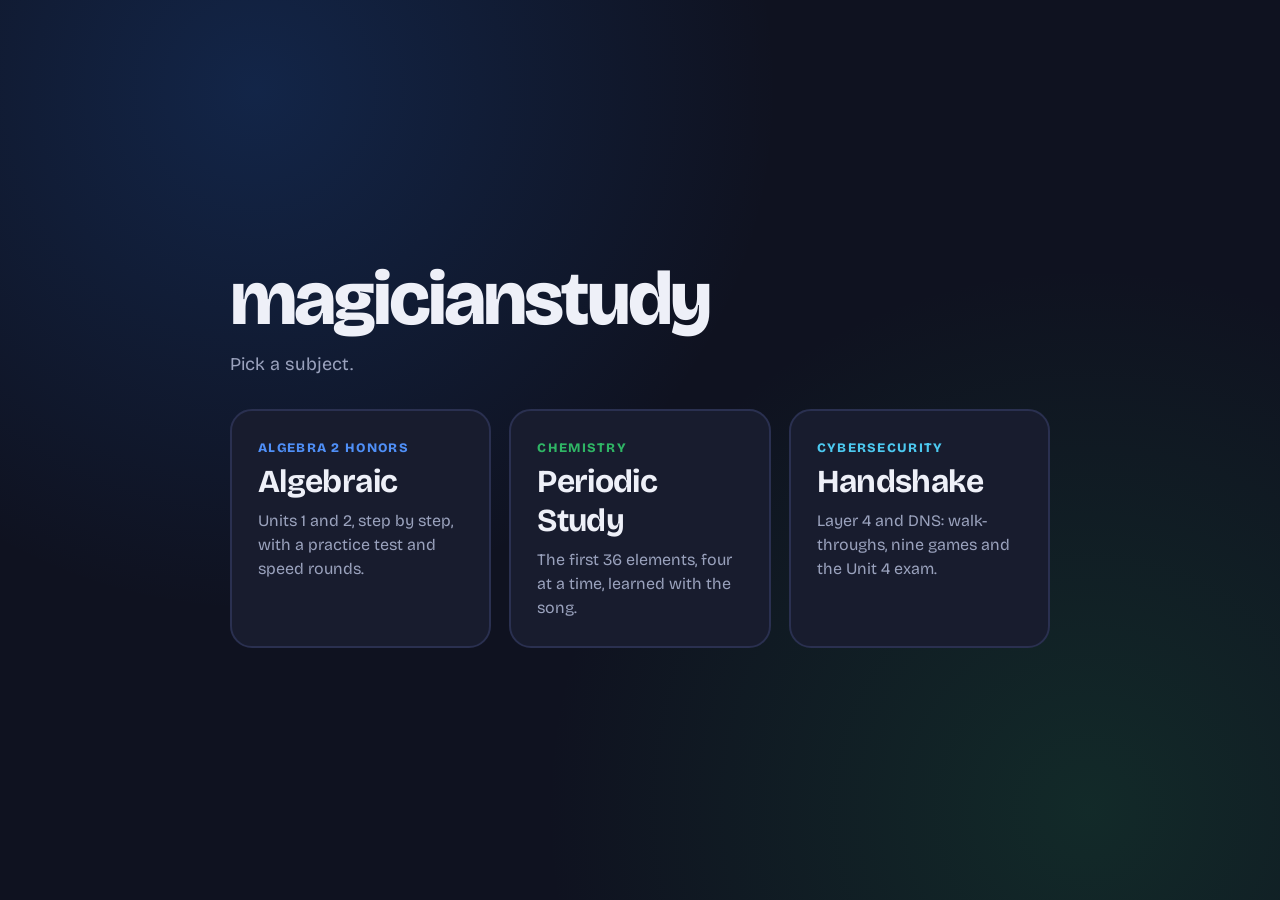
<file: index.html>
<!doctype html>
<html lang="en">
<head>
<meta charset="utf-8">
<meta name="viewport" content="width=device-width,initial-scale=1">
<title>magicianstudy</title>
<link rel="preconnect" href="https://fonts.googleapis.com">
<link href="https://fonts.googleapis.com/css2?family=Bricolage+Grotesque:opsz,wght@12..96,600;12..96,800&display=swap" rel="stylesheet">
<style>
:root{--bg:#0f1220;--card:#181c2e;--ink:#eef0f8;--muted:#9aa2bd;--line:#2a3050}
*{box-sizing:border-box}
body{margin:0;min-height:100vh;background:var(--bg);color:var(--ink);font-family:'Bricolage Grotesque',system-ui,sans-serif;display:flex;align-items:center;justify-content:center;padding:40px 16px;
  background-image:radial-gradient(circle at 20% 10%,#2172e833,transparent 40%),radial-gradient(circle at 85% 90%,#1f8a4c33,transparent 40%)}
main{width:100%;max-width:820px}
h1{font-size:clamp(44px,9vw,76px);font-weight:800;letter-spacing:-.04em;margin:0}
p.sub{color:var(--muted);font-size:18px;margin:8px 0 34px}
.grid{display:grid;grid-template-columns:repeat(auto-fit,minmax(260px,1fr));gap:18px}
a.card{display:block;text-decoration:none;color:inherit;background:var(--card);border:2px solid var(--line);border-radius:22px;padding:26px;transition:transform .25s cubic-bezier(.2,.8,.2,1),border-color .25s;animation:in .6s cubic-bezier(.2,.8,.2,1) both}
a.card:nth-child(2){animation-delay:.1s}
a.card:nth-child(3){animation-delay:.2s}
a.card:hover{transform:translateY(-6px);border-color:var(--c)}
.tag{font-size:13px;font-weight:800;letter-spacing:.1em;text-transform:uppercase;color:var(--c)}
h2{font-size:32px;margin:6px 0 8px;letter-spacing:-.02em}
a.card p{color:var(--muted);margin:0;line-height:1.5}
@keyframes in{from{opacity:0;transform:translateY(16px)}}
@media (prefers-reduced-motion:reduce){a.card{animation:none;transition:none}}
</style>
</head>
<body>
<main>
  <h1>magicianstudy</h1>
  <p class="sub">Pick a subject.</p>
  <div class="grid">
    <a class="card" href="algebra/" style="--c:#4f8ff7"><span class="tag">Algebra 2 Honors</span><h2>Algebraic</h2><p>Units 1 and 2, step by step, with a practice test and speed rounds.</p></a>
    <a class="card" href="chemistry/" style="--c:#2fb565"><span class="tag">Chemistry</span><h2>Periodic Study</h2><p>The first 36 elements, four at a time, learned with the song.</p></a>
    <a class="card" href="network/" style="--c:#4cc9f0"><span class="tag">Cybersecurity</span><h2>Handshake</h2><p>Layer 4 and DNS: walk-throughs, nine games and the Unit 4 exam.</p></a>
  </div>
</main>
<script>if(location.protocol==='file:')document.querySelectorAll('a.card').forEach(a=>a.href+='index.html')</script>
</body>
</html>
</file>
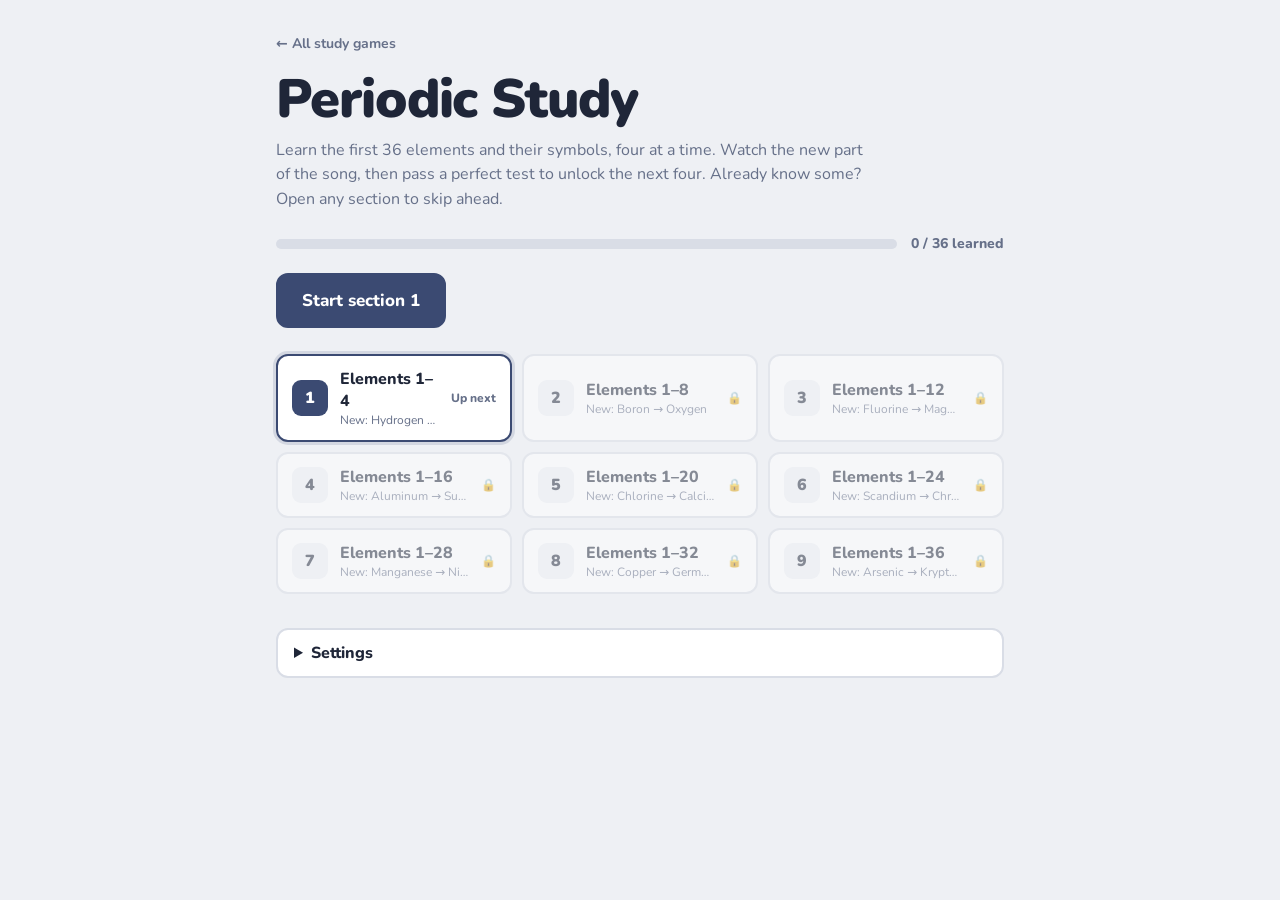
<file: chemistry/index.html>
<!doctype html>
<html lang="en">
<head>
<meta charset="utf-8">
<meta name="viewport" content="width=device-width,initial-scale=1,viewport-fit=cover">
<title>Periodic Study</title>
<link rel="preconnect" href="https://fonts.googleapis.com">
<link rel="stylesheet" href="https://fonts.googleapis.com/css2?family=Nunito:ital,wght@0,600;0,700;0,800;0,900;1,800;1,900&display=swap">
<style>
/* Periodic Study — calm study-app look: navy bar, grey board, green cells,
   a coloured stripe per element family. */

*, *::before, *::after { box-sizing: border-box; margin: 0; padding: 0; }

:root {
  --bg:      #eef0f4;
  --card:    #ffffff;
  --ink:     #1f2638;
  --muted:   #667089;
  --line:    #d9dde6;
  --navy:    #3b4a72;
  --navy-2:  #2c3858;
  --board:   #dcdcd5;
  --cell:    #1f8a4c;
  --cell-2:  #186b3b;
  --good:    #1f9d55;
  --bad:     #d64545;
  --accent:  #2f6fed;
  --good-bg: #dff5e7;
  --bad-bg:  #fde4e4;
  --sans: "Nunito", "Segoe UI", system-ui, -apple-system, sans-serif;
  --ease: cubic-bezier(0.22, 1, 0.36, 1);

  --c-alkali: #f0965a;
  --c-alkaline: #d9452e;
  --c-transition: #f2d22e;
  --c-post: #4cbf5a;
  --c-metalloid: #9ccf3c;
  --c-nonmetal: #b5b5b5;
  --c-halogen: #3cc4c4;
  --c-noble: #1b8fd6;
  --c-lanthanide: #7f86c9;
  --c-actinide: #f09cc2;
}

body {
  background: var(--bg);
  color: var(--ink);
  font-family: var(--sans);
  -webkit-font-smoothing: antialiased;
  min-height: 100vh;
}

[hidden] { display: none !important; }

button { font: inherit; color: inherit; cursor: pointer; border: none; background: none; }
button:disabled { cursor: default; }
:focus-visible { outline: 3px solid var(--accent); outline-offset: 2px; }

.cat-alkali { --cat: var(--c-alkali); }
.cat-alkaline { --cat: var(--c-alkaline); }
.cat-transition { --cat: var(--c-transition); }
.cat-post { --cat: var(--c-post); }
.cat-metalloid { --cat: var(--c-metalloid); }
.cat-nonmetal { --cat: var(--c-nonmetal); }
.cat-halogen { --cat: var(--c-halogen); }
.cat-noble { --cat: var(--c-noble); }
.cat-lanthanide { --cat: var(--c-lanthanide); }
.cat-actinide { --cat: var(--c-actinide); }

/* ── shared bits ───────────────────────────────────────────────────────── */

.page { max-width: 760px; margin: 0 auto; padding: 32px 16px 64px; }
.page.center { text-align: center; padding-top: 64px; }

.home-link, .link-btn {
  display: inline-block;
  color: var(--muted);
  text-decoration: none;
  font-weight: 700;
  font-size: 14px;
  margin-bottom: 18px;
}
.home-link:hover, .link-btn:hover { color: var(--ink); }

.title { font-size: clamp(36px, 8vw, 54px); font-weight: 900; letter-spacing: -0.02em; line-height: 1.05; }
.h2 { font-size: clamp(24px, 5vw, 32px); font-weight: 900; letter-spacing: -0.01em; margin-bottom: 8px; }
.sub { color: var(--muted); font-size: 16px; line-height: 1.55; margin: 10px 0 22px; max-width: 600px; }
.page.center .sub { margin-left: auto; margin-right: auto; }
.eyebrow { font-size: 12px; font-weight: 800; letter-spacing: 0.12em; text-transform: uppercase; color: var(--muted); margin-bottom: 6px; }
.hint { color: var(--muted); font-size: 14px; margin-top: 12px; }

.row { display: flex; gap: 10px; align-items: center; }
.row.wrap { flex-wrap: wrap; }

.btn {
  display: inline-flex;
  align-items: center;
  justify-content: center;
  gap: 8px;
  padding: 10px 18px;
  border-radius: 10px;
  background: var(--card);
  border: 2px solid var(--line);
  font-weight: 800;
  font-size: 15px;
  text-decoration: none;
  color: var(--ink);
  transition: transform 0.15s var(--ease), background 0.15s, border-color 0.15s;
}
.btn:hover:not(:disabled) { border-color: var(--navy); transform: translateY(-1px); }
.btn:disabled { opacity: 0.45; }
.btn.primary { background: var(--navy); border-color: var(--navy); color: #fff; }
.btn.primary:hover:not(:disabled) { background: var(--navy-2); border-color: var(--navy-2); }
.btn.danger { color: var(--bad); }
.btn.big { padding: 14px 24px; font-size: 17px; border-radius: 12px; }
.btn.small { padding: 7px 12px; font-size: 13px; }
.btn.tiny { padding: 4px 9px; font-size: 13px; border-radius: 7px; }

/* ── map ───────────────────────────────────────────────────────────────── */

.progress-line { display: flex; align-items: center; gap: 14px; margin-bottom: 20px; }
.progress-line .bar { flex: 1; height: 10px; border-radius: 6px; background: var(--line); overflow: hidden; }
.progress-line .bar i { display: block; height: 100%; background: var(--good); border-radius: 6px; transition: width 0.6s var(--ease); }
.progress-line span { font-weight: 800; font-size: 14px; color: var(--muted); white-space: nowrap; }

.stage-grid { display: grid; grid-template-columns: repeat(auto-fill, minmax(220px, 1fr)); gap: 10px; margin-top: 26px; }

.stage {
  display: flex;
  align-items: center;
  gap: 12px;
  text-align: left;
  padding: 12px 14px;
  background: var(--card);
  border: 2px solid var(--line);
  border-radius: 12px;
  transition: transform 0.15s var(--ease), border-color 0.15s;
}
.stage:hover:not(:disabled) { transform: translateY(-2px); border-color: var(--navy); }
.stage.locked { opacity: 0.5; }
.stage.next { border-color: var(--navy); box-shadow: 0 0 0 3px rgba(59, 74, 114, 0.15); }
.stage.practice { grid-column: 1 / -1; }
.st-num {
  flex: none;
  width: 36px; height: 36px;
  display: grid; place-items: center;
  border-radius: 9px;
  background: var(--bg);
  font-weight: 900;
}
.stage.done .st-num { background: var(--cell); color: #fff; }
.stage.next .st-num { background: var(--navy); color: #fff; }
.st-body { flex: 1; min-width: 0; display: flex; flex-direction: column; }
.st-body b { font-weight: 800; }
.st-body small { color: var(--muted); font-size: 12px; white-space: nowrap; overflow: hidden; text-overflow: ellipsis; }
.st-tag { font-size: 12px; font-weight: 800; color: var(--muted); white-space: nowrap; }
.stage.done .st-tag { color: var(--good); font-size: 16px; }

.settings { margin-top: 34px; background: var(--card); border: 2px solid var(--line); border-radius: 12px; padding: 12px 16px; }
.settings summary { font-weight: 800; cursor: pointer; }
.settings[open] summary { margin-bottom: 14px; }
.settings .check { display: flex; gap: 10px; align-items: center; margin-bottom: 16px; font-weight: 600; }
.settings .field { display: block; font-weight: 800; font-size: 14px; margin-bottom: 16px; }
.settings .field .row { margin: 6px 0 4px; }
.settings .field small.msg { display: block; color: var(--navy); margin-bottom: 4px; }
.settings .field small.msg:empty { display: none; }
.settings .field small { color: var(--muted); font-weight: 600; }
.settings input[type="text"] {
  flex: 1; min-width: 0;
  padding: 8px 10px;
  border: 2px solid var(--line);
  border-radius: 8px;
  font: inherit;
  font-weight: 600;
}

/* ── study ─────────────────────────────────────────────────────────────── */

.cards { display: grid; grid-template-columns: repeat(4, 1fr); gap: 12px; margin-bottom: 24px; }

.el-card {
  position: relative;
  background: var(--cell);
  color: #fff;
  border-radius: 12px;
  padding: 12px 12px 18px;
  min-height: 150px;
  display: flex;
  flex-direction: column;
  overflow: hidden;
}
.el-card::after { content: ""; position: absolute; left: 0; right: 0; bottom: 0; height: 7px; background: var(--cat); }
.el-card small { font-weight: 800; font-size: 15px; opacity: 0.9; }
.el-card .sym { font-size: 44px; font-weight: 900; line-height: 1.05; margin-top: 4px; }
.el-card .nm { font-weight: 800; font-size: 17px; overflow-wrap: anywhere; }
.el-card em { font-style: normal; font-size: 12px; opacity: 0.8; margin-top: auto; padding-top: 6px; }

.study-actions { display: flex; flex-wrap: wrap; gap: 12px; }
.page.center .study-actions { justify-content: center; margin-top: 24px; }

@media (max-width: 560px) {
  .cards { grid-template-columns: repeat(2, 1fr); }
  .study-actions .btn { flex: 1 1 100%; }
}

/* ── quiz ──────────────────────────────────────────────────────────────── */

.quiz-screen { min-height: 100vh; display: flex; flex-direction: column; }

.quiz-bar {
  position: sticky; top: 0; z-index: 5;
  display: flex;
  align-items: center;
  justify-content: space-between;
  gap: 12px;
  padding: 10px 16px;
  background: var(--navy);
  color: #fff;
}

.pill {
  display: inline-flex;
  align-items: center;
  gap: 10px;
  padding: 6px 12px;
  border: 1.5px solid rgba(255, 255, 255, 0.45);
  border-radius: 9px;
  font-weight: 900;
  font-style: italic;
  font-size: 15px;
  white-space: nowrap;
}
.pill .sep { width: 1px; height: 16px; background: rgba(255, 255, 255, 0.45); }
.pill .bad { color: #ffb3b3; }

.pill-btn {
  padding: 7px 12px;
  border-radius: 9px;
  background: rgba(255, 255, 255, 0.12);
  font-weight: 800;
  color: #fff;
  font-size: 14px;
  white-space: nowrap;
}
.pill-btn:hover { background: rgba(255, 255, 255, 0.22); }

.quiz-prompt { display: flex; align-items: center; gap: 10px; font-weight: 800; font-style: italic; font-size: 15px; min-width: 0; }
.quiz-prompt .target {
  padding: 6px 12px;
  border: 2px solid #fff;
  border-radius: 9px;
  background: var(--navy-2);
  font-size: 17px;
  font-style: italic;
  white-space: nowrap;
}
.quiz-prompt .skip { color: rgba(255, 255, 255, 0.75); font-size: 18px; padding: 2px 4px; }
.quiz-prompt .skip:hover { color: #fff; }

.quiz-tools { display: flex; align-items: center; gap: 10px; }
.x-btn { font-size: 30px; line-height: 1; color: rgba(255, 255, 255, 0.8); padding: 0 4px; }
.x-btn:hover { color: #fff; }
.x-btn.armed { font-size: 14px; font-weight: 900; padding: 6px 10px; border-radius: 8px; background: var(--bad); color: #fff; }
.x-btn.dark { color: var(--muted); }
.x-btn.dark:hover { color: var(--ink); }

.quiz-body { flex: 1; padding: 32px 16px 140px; display: flex; justify-content: center; align-items: flex-start; }
.quiz-body.table-mode { background: var(--board); padding: 24px 0 140px; display: block; }

@media (max-width: 680px) {
  .quiz-bar { flex-wrap: wrap; }
  .quiz-prompt { order: 3; flex: 1 1 100%; justify-content: center; }
}

.q-card {
  width: 100%;
  max-width: 620px;
  background: var(--card);
  border: 2px solid var(--line);
  border-radius: 16px;
  padding: 26px 22px;
}
.q-text { font-size: 21px; font-weight: 700; line-height: 1.45; margin-bottom: 20px; }
.q-text b { font-weight: 900; }
.q-text .sym { font-size: 1.2em; padding: 0 4px; }

.seq { display: flex; flex-wrap: wrap; align-items: center; gap: 6px; margin-top: 14px; font-size: 18px; }
.seq .arrow-sep { color: var(--muted); }
.seq .blank {
  display: inline-block; min-width: 60px; text-align: center;
  border-bottom: 3px solid var(--accent); color: var(--accent); font-weight: 900;
}

.opts { display: grid; grid-template-columns: 1fr 1fr; gap: 10px; }
@media (max-width: 460px) { .opts { grid-template-columns: 1fr; } .opts.two { grid-template-columns: 1fr 1fr; } }

.opt {
  display: flex;
  align-items: center;
  gap: 10px;
  padding: 14px 14px;
  border-radius: 11px;
  border: 2px solid var(--line);
  background: var(--bg);
  font-weight: 800;
  font-size: 17px;
  text-align: left;
  transition: border-color 0.12s, background 0.12s, transform 0.12s var(--ease);
}
.opt:hover:not(:disabled) { border-color: var(--navy); transform: translateY(-1px); }
.opt:disabled:not(.right):not(.wrong) { opacity: 0.55; }
.opt kbd {
  flex: none;
  font: inherit; font-size: 12px;
  width: 22px; height: 22px; display: grid; place-items: center;
  border-radius: 6px; background: var(--card); border: 1.5px solid var(--line); color: var(--muted);
}
.opt.right { background: var(--good-bg); border-color: var(--good); }
.opt.wrong { background: var(--bad-bg); border-color: var(--bad); }

.type-row { display: flex; gap: 10px; }
.type-row input {
  flex: 1; min-width: 0;
  padding: 12px 14px;
  font: inherit; font-size: 19px; font-weight: 700;
  border: 2px solid var(--line);
  border-radius: 11px;
}
.type-row input:focus { outline: none; border-color: var(--navy); }
.type-row input.right { border-color: var(--good); background: var(--good-bg); }
.type-row input.wrong { border-color: var(--bad); background: var(--bad-bg); }

.list-rows { display: grid; gap: 10px; }
.list-rows > .btn { justify-self: start; margin-top: 6px; }
.lrow { display: grid; grid-template-columns: 54px 96px minmax(0, 1fr); gap: 8px; align-items: center; }
.lnum {
  position: relative; overflow: hidden;
  height: 48px; display: grid; place-items: center;
  border-radius: 10px; background: var(--cell); color: #fff;
  font-weight: 900; font-size: 19px;
}
.lnum::after { content: ""; position: absolute; left: 0; right: 0; bottom: 0; height: 5px; background: var(--cat); }
.lrow input {
  min-width: 0; padding: 11px 12px;
  font: inherit; font-size: 18px; font-weight: 700;
  color: var(--ink); background: var(--card);
  border: 2px solid var(--line); border-radius: 10px;
}
.lrow input:focus { outline: none; border-color: var(--navy); }
.lrow input.right { border-color: var(--good); background: var(--good-bg); }
.lrow input.wrong { border-color: var(--bad); background: var(--bad-bg); }
.lfix { grid-column: 2 / -1; font-size: 14px; font-weight: 800; color: var(--bad); margin-top: -4px; }
.lfix.ok { color: var(--good); }
.lfix:empty { display: none; }
@media (max-width: 420px) { .lrow { grid-template-columns: 46px 72px minmax(0, 1fr); } .lrow input { font-size: 16px; padding: 10px 8px; } }
.type-row input { color: var(--ink); background: var(--card); }

.skip-row { margin-top: 18px; }
.skip-row .link-btn { margin: 0; font-size: 14px; text-decoration: underline; text-underline-offset: 3px; }
.skip-row .link-btn.armed { color: var(--bad); }
.stage.locked:hover { opacity: .75; }

.order-slots { display: grid; grid-template-columns: repeat(4, 1fr); gap: 8px; margin-bottom: 16px; counter-reset: slot; }
.order-slots .slot {
  min-height: 46px;
  display: grid; place-items: center;
  padding: 6px;
  border: 2px dashed var(--line);
  border-radius: 10px;
  font-weight: 800;
  font-size: 14px;
  text-align: center;
  overflow-wrap: anywhere;
}
.order-slots .slot:empty::before { counter-increment: slot; content: counter(slot); color: var(--line); font-size: 20px; }
.order-slots .slot.right { border-style: solid; border-color: var(--good); background: var(--good-bg); }
.order-slots .slot.wrong { border-style: solid; border-color: var(--bad); background: var(--bad-bg); }
.q-card .link-btn { margin: 14px 0 0; }

/* feedback bar */
.feedback {
  position: fixed; left: 0; right: 0; bottom: 0; z-index: 6;
  display: flex; align-items: center; justify-content: space-between; flex-wrap: wrap;
  gap: 12px;
  padding: 16px max(16px, calc(50% - 380px));
  color: #fff;
  font-size: 16px;
  animation: slide-up 0.22s var(--ease);
}
.feedback.good { background: var(--good); justify-content: center; }
.feedback.bad { background: var(--bad); }
.feedback div:first-child { display: flex; flex-direction: column; gap: 2px; }
.feedback b { font-size: 18px; font-weight: 900; }
.feedback .btn { border-color: rgba(255, 255, 255, 0.6); }
.feedback .btn.primary { background: #fff; color: var(--bad); border-color: #fff; }
@keyframes slide-up { from { transform: translateY(100%); } to { transform: none; } }

/* ── the board ─────────────────────────────────────────────────────────── */

.board-scroll { overflow-x: auto; padding: 0 16px; }

.board {
  display: grid;
  grid-template-columns: repeat(18, minmax(30px, 1fr));
  grid-template-rows: repeat(7, auto) 18px repeat(2, auto);
  gap: 4px;
  max-width: 980px;
  min-width: 600px;
  margin: 0 auto;
}

@media (max-width: 640px) {
  .board-scroll { padding: 0 6px; }
  .board { min-width: 0; gap: 2px; grid-template-columns: repeat(18, 1fr); grid-template-rows: repeat(7, auto) 10px repeat(2, auto); }
  .board .cell { padding: 1px 1px 4px; }
  .board .cell small { font-size: 7px; letter-spacing: -0.03em; }
  .board .cell.stub small { font-size: 0; }
  .board .cell.stub small::before { content: "*"; font-size: 10px; }
  .board .cell.cat-actinide.stub small::before { content: "**"; }
  .fgap { height: 10px; }
}

.cell {
  position: relative;
  aspect-ratio: 1;
  background: var(--cell-2);
  color: rgba(0, 0, 0, 0.75);
  border-radius: 2px;
  padding: 2px 3px 7px;
  display: flex;
  flex-direction: column;
  align-items: flex-start;
  text-align: left;
  overflow: hidden;
  transition: filter 0.12s, transform 0.12s var(--ease);
}
.cell::after { content: ""; position: absolute; left: 0; right: 0; bottom: 0; height: 15%; max-height: 6px; background: var(--cat); }
.cell.live { background: var(--cell); }
button.cell:hover { filter: brightness(1.15); transform: scale(1.04); z-index: 1; }
.cell small { font-size: clamp(8px, 1.1vw, 12px); font-weight: 600; line-height: 1; }
.cell b {
  position: absolute; inset: 0;
  display: grid; place-items: center;
  color: #fff;
  font-size: clamp(11px, 1.8vw, 20px);
  font-weight: 900;
}
.cell.done { background: #2fb565; }
.cell.missed { background: #c0392b; }
.cell.stub { background: transparent; justify-content: flex-end; padding: 0 2px 9px; aspect-ratio: auto; }
.cell.stub small { font-size: clamp(7px, 0.9vw, 11px); color: var(--ink); white-space: nowrap; }
.fmark { align-self: center; justify-self: end; color: var(--muted); font-weight: 900; padding-right: 4px; }
.fgap { height: 18px; }

.cell.hit { animation: pop 0.3s var(--ease); }
.cell.miss { animation: shake 0.35s; background: var(--bad) !important; }
.cell.show { animation: pulse 0.6s 3; }
@keyframes pop { 50% { transform: scale(1.18); } }
@keyframes shake { 25% { transform: translateX(-3px); } 75% { transform: translateX(3px); } }
@keyframes pulse { 50% { box-shadow: 0 0 0 4px #fff, 0 0 0 7px var(--bad); } }

/* ── results ───────────────────────────────────────────────────────────── */

.big-score { font-size: clamp(64px, 16vw, 110px); font-weight: 900; letter-spacing: -0.03em; line-height: 1; margin-bottom: 10px; }
.big-score.good { color: var(--good); }
.big-score.bad { color: var(--bad); }

.missed { display: flex; flex-wrap: wrap; justify-content: center; gap: 8px; margin-top: 8px; }
.missed .eyebrow { flex: 1 1 100%; }

.miss-chip, .chip {
  position: relative;
  display: inline-flex;
  align-items: baseline;
  gap: 6px;
  padding: 8px 12px 11px;
  border-radius: 10px;
  background: var(--cell);
  color: #fff;
  overflow: hidden;
  font-weight: 800;
}
.miss-chip::after, .chip::after { content: ""; position: absolute; left: 0; right: 0; bottom: 0; height: 4px; background: var(--cat); }
.miss-chip small, .chip small { opacity: 0.8; font-size: 12px; }
.miss-chip b, .chip b { font-size: 18px; }
.miss-chip i { font-style: normal; opacity: 0.8; font-size: 12px; }
.miss-chip:hover { filter: brightness(1.12); }

/* ── video modal ───────────────────────────────────────────────────────── */

.modal {
  position: fixed; inset: 0; z-index: 20;
  background: rgba(16, 20, 34, 0.7);
  display: flex; align-items: center; justify-content: center;
  padding: 16px;
  overflow-y: auto;
}
.modal-card {
  width: 100%; max-width: 760px;
  max-height: 100%;
  overflow-y: auto;
  background: var(--card);
  border-radius: 16px;
  padding: 14px 16px 18px;
}
.modal-head { display: flex; align-items: center; justify-content: space-between; margin-bottom: 10px; font-size: 17px; }

.video-frame { position: relative; aspect-ratio: 16 / 9; background: #000; border-radius: 10px; overflow: hidden; }
.video-frame iframe, .video-frame #yt { position: absolute; inset: 0; width: 100%; height: 100%; }
.video-fallback {
  position: absolute; inset: 0;
  display: flex; flex-direction: column; align-items: center; justify-content: center; gap: 10px;
  padding: 16px;
  background: #11162a;
  color: #fff;
  text-align: center;
}
.video-fallback .hint { color: #aab2c8; margin: 0; }

.chips { display: flex; flex-wrap: wrap; gap: 8px; margin: 14px 0; }
.chip { opacity: 0.55; transition: opacity 0.15s, transform 0.15s var(--ease), box-shadow 0.15s; }
.chip.seen { opacity: 0.85; }
.chip.on { opacity: 1; transform: translateY(-3px) scale(1.06); box-shadow: 0 6px 16px rgba(31, 138, 76, 0.4); }

.modal-actions { margin-top: 4px; }
.modal-actions .link-btn { margin: 0 0 0 auto; font-size: 13px; }

.yt-out {
  display: flex; flex-wrap: wrap; align-items: center; gap: 8px 10px;
  margin-top: 12px; padding-top: 12px;
  border-top: 2px solid var(--line);
  font-weight: 700; font-size: 14px;
}
.yt-out .hint { margin: 0; }

.timing { margin-top: 14px; border-top: 2px solid var(--line); padding-top: 12px; }
.timing .hint { margin: 0 0 10px; }
#v-timing-rows { margin-bottom: 12px; }
.t-row { display: flex; align-items: center; gap: 6px; padding: 5px 0; border-bottom: 1px solid var(--line); }
.t-name { flex: 1; font-weight: 700; font-size: 14px; min-width: 0; }
.t-name em { color: var(--muted); font-weight: 600; font-style: normal; font-size: 12px; }
.t-val { font-variant-numeric: tabular-nums; font-weight: 800; font-size: 13px; color: var(--muted); width: 58px; text-align: right; }

@media (prefers-reduced-motion: reduce) {
  *, *::before, *::after { animation-duration: 0.01ms !important; transition-duration: 0.01ms !important; }
}
/* artifact: theme-aware tokens and safe-area insets */
:root { --font: "Nunito", "Segoe UI", system-ui, -apple-system, sans-serif; }
@media (prefers-color-scheme: dark) {
  :root:not([data-theme="light"]) {
    --bg: #12151d; --card: #1b2030; --ink: #e6e9f2; --muted: #98a1b8; --line: #2e3549;
    --navy: #34416a; --navy-2: #283255; --board: #262a33;
    --good-bg: #173a27; --bad-bg: #44201f; --accent: #7fa6ff; color-scheme: dark;
  }
}
:root[data-theme="dark"] {
  --bg: #12151d; --card: #1b2030; --ink: #e6e9f2; --muted: #98a1b8; --line: #2e3549;
  --navy: #34416a; --navy-2: #283255; --board: #262a33;
  --good-bg: #173a27; --bad-bg: #44201f; --accent: #7fa6ff; color-scheme: dark;
}
html, body { background: var(--bg); }
.quiz-bar { top: env(safe-area-inset-top, 0px); }
.feedback { padding-bottom: calc(16px + env(safe-area-inset-bottom, 0px)); }
.stage.next .st-num, .btn.primary { color: #fff; }
</style>
</head>
<body>
<!-- ── map ───────────────────────────────────────────────────────────────── -->
<section class="screen" id="scr-map">
  <div class="page">
    <a class="home-link" href="../">&larr; All study games</a>
        <h1 class="title">Periodic Study</h1>
    <p class="sub">Learn the first 36 elements and their symbols, four at a time. Watch the new part of the song, then pass a perfect test to unlock the next four. Already know some? Open any section to skip ahead.</p>

    <div class="progress-line">
      <div class="bar"><i id="map-bar"></i></div>
      <span id="map-count">0 / 36 learned</span>
    </div>

    <button class="btn primary big" id="map-continue">Start</button>

    <div class="stage-grid" id="stage-grid"></div>

    <details class="settings">
      <summary>Settings</summary>

      <label class="field">Video link
        <span class="row">
          <input type="text" id="opt-video" spellcheck="false" placeholder="YouTube link or video ID">
          <button class="btn small" id="opt-video-save">Save</button>
        </span>
        <small class="msg" id="opt-video-msg" role="status"></small>
        <small>Only change this if the song won't load. Paste the link to the AsapSCIENCE 2018 Periodic Table Song.</small>
      </label>
      <div class="row wrap">
        <button class="btn small" id="opt-timing">Fix song timing</button>
        <button class="btn small danger" id="opt-reset">Reset progress</button>
      </div>
    </details>
  </div>
</section>

<!-- ── study ─────────────────────────────────────────────────────────────── -->
<section class="screen" id="scr-study" hidden>
  <div class="page">
    <button class="link-btn" data-go="map">&larr; Sections</button>
    <p class="eyebrow" id="study-eyebrow">Section 1</p>
    <h2 class="h2" id="study-title">Elements 1–4</h2>
    <p class="sub" id="study-sub"></p>

    <div class="cards" id="study-cards"></div>

    <div class="study-actions">
      <button class="btn primary big" id="study-watch">&#9654; Watch this part of the song</button>
      <button class="btn big" id="study-test" disabled>Take the test</button>
    </div>
    <p class="hint" id="study-hint">Watch the clip to unlock the test.</p>
    <div class="skip-row"><button class="link-btn" id="study-skip"></button></div>
  </div>
</section>

<!-- ── quiz ──────────────────────────────────────────────────────────────── -->
<section class="screen quiz-screen" id="scr-quiz" hidden>
  <header class="quiz-bar">
    <div class="pill"><b id="q-pos">0 / 0</b><span class="sep"></span><b id="q-score">100%</b></div>
    <div class="quiz-prompt" id="q-prompt"></div>
    <div class="quiz-tools">
      <button class="pill-btn" id="q-video" title="Watch this section's clip">&#9654; Video</button>
      <div class="pill" id="q-time">00:00</div>
      <button class="x-btn" id="q-quit" title="Quit test" aria-label="Quit test">&times;</button>
    </div>
  </header>
  <div class="quiz-body" id="q-body"></div>
  <div class="feedback" id="q-feedback" hidden></div>
</section>

<!-- ── results ───────────────────────────────────────────────────────────── -->
<section class="screen" id="scr-result" hidden>
  <div class="page center">
    <div class="big-score" id="r-score">100%</div>
    <h2 class="h2" id="r-title"></h2>
    <p class="sub" id="r-sub"></p>
    <div class="missed" id="r-missed"></div>
    <div class="study-actions" id="r-actions"></div>
  </div>
</section>

<!-- ── video modal ───────────────────────────────────────────────────────── -->
<div class="modal" id="video-modal" hidden>
  <div class="modal-card">
    <div class="modal-head">
      <b id="v-title">Clip</b>
      <button class="x-btn dark" id="v-close" aria-label="Close video">&times;</button>
    </div>
    <div class="video-frame"><div id="yt"></div>
      <div class="video-fallback" id="v-fallback" hidden>
        <p id="v-fallback-msg">The video couldn't load here.</p>
        <a class="btn primary" id="v-ext" target="_blank" rel="noopener">Open on YouTube at <span id="v-ext-time">0:00</span></a>
        <p class="hint">Watch until <b id="v-ext-end"></b>, then come back.</p>
        <button class="btn" id="v-ext-done" disabled>I watched it</button>
      </div>
    </div>
    <div class="chips" id="v-chips"></div>
    <div class="row wrap modal-actions">
      <button class="btn" id="v-replay">&#8635; Replay clip</button>
      <button class="btn primary" id="v-done" hidden>Done &mdash; take the test</button>
      <button class="link-btn" id="v-fix">Clip in the wrong place? Fix timing</button>
    </div>
    <div class="yt-out" id="v-out">
      <span>Video not playing?</span>
      <a class="btn small" id="v-yt" target="_blank" rel="noopener">Open on YouTube at <b id="v-yt-time">0:00</b></a>
      <span class="hint" id="v-yt-stop"></span>
      <button class="btn small primary" id="v-yt-done" hidden>I watched it</button>
    </div>
    <div class="timing" id="v-timing" hidden>
      <p class="hint">Play the video. The moment an element's name is sung, press its <b>Mark</b> button. Use &minus; / + to nudge by a quarter second. Saved in this browser.</p>
      <div id="v-timing-rows"></div>
      <div class="row wrap">
        <button class="btn small" id="v-free">Play freely (no auto-stop)</button>
        <button class="btn small danger" id="v-timing-reset">Reset these timings</button>
      </div>
    </div>
  </div>
</div>
<script>
/* Periodic Study — element facts, table layout and video timing.
   Timings are seconds into the video where each element is first sung.
   They are estimates; the in-game "Fix timing" panel overrides them per browser. */

var PS = window.PS || (window.PS = {});

PS.VIDEO_ID = "rz4Dd1I_fX0"; // The Periodic Table Song (2018 Update!) | SCIENCE SONGS
PS.NO_EMBED = false; // GitHub Pages can embed YouTube
PS.VIDEO_TITLE = "The Periodic Table Song (2018 Update!) | SCIENCE SONGS";

PS.LEARN_COUNT = 36;  // how far the course goes
PS.CHUNK = 4;         // new elements per section

PS.ELEMENTS = [
  null,
  { n: 1,  sym: "H",  name: "Hydrogen" },
  { n: 2,  sym: "He", name: "Helium" },
  { n: 3,  sym: "Li", name: "Lithium" },
  { n: 4,  sym: "Be", name: "Beryllium" },
  { n: 5,  sym: "B",  name: "Boron" },
  { n: 6,  sym: "C",  name: "Carbon" },
  { n: 7,  sym: "N",  name: "Nitrogen" },
  { n: 8,  sym: "O",  name: "Oxygen" },
  { n: 9,  sym: "F",  name: "Fluorine" },
  { n: 10, sym: "Ne", name: "Neon" },
  { n: 11, sym: "Na", name: "Sodium" },
  { n: 12, sym: "Mg", name: "Magnesium" },
  { n: 13, sym: "Al", name: "Aluminum", alt: ["Aluminium"] },
  { n: 14, sym: "Si", name: "Silicon" },
  { n: 15, sym: "P",  name: "Phosphorus" },
  { n: 16, sym: "S",  name: "Sulfur", alt: ["Sulphur"] },
  { n: 17, sym: "Cl", name: "Chlorine" },
  { n: 18, sym: "Ar", name: "Argon" },
  { n: 19, sym: "K",  name: "Potassium" },
  { n: 20, sym: "Ca", name: "Calcium" },
  { n: 21, sym: "Sc", name: "Scandium" },
  { n: 22, sym: "Ti", name: "Titanium" },
  { n: 23, sym: "V",  name: "Vanadium" },
  { n: 24, sym: "Cr", name: "Chromium" },
  { n: 25, sym: "Mn", name: "Manganese" },
  { n: 26, sym: "Fe", name: "Iron" },
  { n: 27, sym: "Co", name: "Cobalt" },
  { n: 28, sym: "Ni", name: "Nickel" },
  { n: 29, sym: "Cu", name: "Copper" },
  { n: 30, sym: "Zn", name: "Zinc" },
  { n: 31, sym: "Ga", name: "Gallium" },
  { n: 32, sym: "Ge", name: "Germanium" },
  { n: 33, sym: "As", name: "Arsenic" },
  { n: 34, sym: "Se", name: "Selenium" },
  { n: 35, sym: "Br", name: "Bromine" },
  { n: 36, sym: "Kr", name: "Krypton" },
  { n: 37, sym: "Rb", name: "Rubidium" }
];

// Start time (seconds) of each element in the video. Line starts come from the
// video's English captions; where a line holds several elements, each one is
// placed using the word timings in YouTube's auto-generated captions, which
// agree with the caption line starts to within a few hundredths of a second.
// Element 37 (Rubidium) is only the "stop here" mark for the last section.
PS.DEFAULT_TIMES = {
  1: 9.2,   2: 10.4,  3: 11.1,  4: 11.7,
  5: 12.45, 6: 12.95, 7: 13.9,  8: 15.5,
  9: 17.0,  10: 18.3, 11: 19.8, 12: 21.4,
  13: 22.35, 14: 23.35, 15: 24.05, 16: 25.4,
  17: 25.9, 18: 26.6, 19: 27.05, 20: 27.95,
  21: 30.15, 22: 30.95, 23: 31.6, 24: 32.8,
  25: 33.55, 26: 46.6, 27: 48.3, 28: 48.7,
  29: 49.45, 30: 49.95, 31: 50.45, 32: 51.0,
  33: 51.85, 34: 52.45, 35: 53.25, 36: 54.2,
  37: 55.35
};

// Stretches with no new elements: the chorus, from just after "Manganese"
// (33.55s) to the run-up into "Iron" (46.6s). Clips jump over it.
PS.GAPS = [{ from: 34.6, to: 45.4 }];

PS.PAD_BEFORE = 1.2; // seconds of run-up before a clip
PS.PAD_AFTER = 0.25; // seconds past the next element's start, so the last name finishes

// ── table layout ──────────────────────────────────────────────────────────

// Row/column (1-based) of every element on the standard 18-column table.
// The f-block sits in rows 9 and 10, columns 3–17.
PS.position = function (n) {
  if (n === 1) return { r: 1, c: 1 };
  if (n === 2) return { r: 1, c: 18 };
  if (n <= 10) return { r: 2, c: n <= 4 ? n - 2 : n + 8 };
  if (n <= 18) return { r: 3, c: n <= 12 ? n - 10 : n };
  if (n <= 36) return { r: 4, c: n - 18 };
  if (n <= 54) return { r: 5, c: n - 36 };
  if (n <= 56) return { r: 6, c: n - 54 };
  if (n <= 71) return { r: 9, c: n - 54 };
  if (n <= 86) return { r: 6, c: n - 68 };
  if (n <= 88) return { r: 7, c: n - 86 };
  if (n <= 103) return { r: 10, c: n - 86 };
  return { r: 7, c: n - 100 };
};

PS.category = function (n) {
  var has = function (list) { return list.indexOf(n) !== -1; };
  if (n >= 57 && n <= 71) return "lanthanide";
  if (n >= 89 && n <= 103) return "actinide";
  if (has([3, 11, 19, 37, 55, 87])) return "alkali";
  if (has([4, 12, 20, 38, 56, 88])) return "alkaline";
  if ((n >= 21 && n <= 30) || (n >= 39 && n <= 48) ||
      (n >= 72 && n <= 80) || (n >= 104 && n <= 112)) return "transition";
  if (has([5, 14, 32, 33, 51, 52])) return "metalloid";
  if (has([1, 6, 7, 8, 15, 16, 34])) return "nonmetal";
  if (has([9, 17, 35, 53, 85, 117])) return "halogen";
  if (has([2, 10, 18, 36, 54, 86, 118])) return "noble";
  return "post";
};

// ── saved state ───────────────────────────────────────────────────────────

PS.SAVE_KEY = "periodic-study-v1";

PS.save = (function () {
  var blank = function () {
    return { passed: 0, watched: {}, best: {}, times: {}, videoId: "", symbols: false };
  };
  var data = blank();
  try {
    var raw = localStorage.getItem(PS.SAVE_KEY);
    if (raw) {
      var got = JSON.parse(raw);
      for (var k in got) if (Object.prototype.hasOwnProperty.call(data, k)) data[k] = got[k];
    }
  } catch (e) { /* private window or blocked storage: play without saving */ }

  return {
    data: data,
    write: function () {
      try { localStorage.setItem(PS.SAVE_KEY, JSON.stringify(data)); } catch (e) {}
    },
    reset: function () {
      var keepTimes = data.times, keepVideo = data.videoId;
      var fresh = blank();
      for (var k in fresh) data[k] = fresh[k];
      data.times = keepTimes;
      data.videoId = keepVideo;
      this.write();
    }
  };
})();

PS.videoId = function () { return PS.save.data.videoId || PS.VIDEO_ID; };

PS.time = function (n) {
  var t = PS.save.data.times[n];
  return typeof t === "number" ? t : PS.DEFAULT_TIMES[n];
};

PS.setTime = function (n, t) {
  PS.save.data.times[n] = Math.max(0, Math.round(t * 100) / 100);
  PS.save.write();
};

PS.fmt = function (s) {
  s = Math.max(0, Math.floor(s));
  return Math.floor(s / 60) + ":" + String(s % 60).padStart(2, "0");
};

/* Periodic Study — the song player. One YouTube player lives in a modal and
   plays short clips: it seeks to just before the first element and pauses
   itself once the song moves past the last one. */

(function () {
  var $ = function (id) { return document.getElementById(id); };

  var modal = $("video-modal");
  var player = null;       // YT.Player once the API is ready
  var apiState = "idle";   // idle | loading | ready | failed
  var pending = null;      // clip waiting for the player
  var clip = null;         // { from, to, start, end, onWatched, doneLabel, onDone }
  var poll = 0;
  var free = false;        // timing mode: let the video run past the clip
  var finished = false;
  var failTimer = 0;

  function clipBounds(from, to) {
    var start = Math.max(0, PS.time(from) - PS.PAD_BEFORE);
    var end = PS.time(Math.min(to + 1, 37)) + PS.PAD_AFTER;
    // Don't start a clip in the middle of the chorus.
    PS.GAPS.forEach(function (g) {
      if (start >= g.from && start < g.to && PS.time(from) >= g.to) start = g.to;
    });
    return { start: start, end: end };
  }

  // A gap to jump over, if the clip spans it and the playhead is inside it.
  function gapAt(t) {
    for (var i = 0; i < PS.GAPS.length; i++) {
      var g = PS.GAPS[i];
      if (clip.start < g.from && clip.end > g.to && t >= g.from && t < g.to) return g;
    }
    return null;
  }

  // ── YouTube API ─────────────────────────────────────────────────────────

  function loadApi() {
    if (PS.NO_EMBED) { apiState = "failed"; showFallback(); return; }
    if (apiState !== "idle") return;
    apiState = "loading";
    window.onYouTubeIframeAPIReady = function () {
      player = new YT.Player("yt", {
        videoId: PS.videoId(),
        playerVars: { playsinline: 1, rel: 0, modestbranding: 1, controls: 1 },
        events: {
          onReady: function () {
            apiState = "ready";
            clearTimeout(failTimer);
            if (pending) { var p = pending; pending = null; startClip(p); }
          },
          onStateChange: function (e) {
            if (e.data === 0 && clip && !free) clipFinished(); // ended
          },
          onError: function () { showFallback(); }
        }
      });
    };
    var s = document.createElement("script");
    s.src = "https://www.youtube.com/iframe_api";
    s.onerror = function () { apiState = "failed"; showFallback(); };
    document.head.appendChild(s);
    failTimer = setTimeout(function () {
      if (apiState !== "ready") showFallback();
    }, 12000);
  }

  // The "open on YouTube" backup row under the player, always available.
  function fillOutLink() {
    var start = Math.floor(clip.start);
    $("v-yt").href = "https://www.youtube.com/watch?v=" + encodeURIComponent(PS.videoId()) + "&t=" + start + "s";
    $("v-yt-time").textContent = PS.fmt(start);
    $("v-yt-stop").textContent = "Stop at " + PS.fmt(Math.ceil(clip.end)) + ", then come back.";
    $("v-yt-done").hidden = true;
  }

  function showFallback() {
    if (!clip) return;
    $("v-fallback").hidden = false;
    var start = Math.floor(clip.start);
    $("v-ext").href = "https://www.youtube.com/watch?v=" + encodeURIComponent(PS.videoId()) + "&t=" + start + "s";
    $("v-ext-time").textContent = PS.fmt(start);
    $("v-ext-end").textContent = PS.fmt(Math.ceil(clip.end));
    $("v-ext-done").disabled = true;
  }

  // ── playing a clip ──────────────────────────────────────────────────────

  function startClip(c) {
    finished = false;
    $("v-done").hidden = true;
    if (apiState !== "ready") { pending = c; loadApi(); return; }
    var b = clipBounds(c.from, c.to);
    c.start = b.start; c.end = b.end;
    player.loadVideoById({ videoId: PS.videoId(), startSeconds: c.start });
    clearInterval(poll);
    poll = setInterval(tick, 100);
  }

  function tick() {
    if (!player || !clip || typeof player.getCurrentTime !== "function") return;
    var t = player.getCurrentTime();
    highlight(t);
    var gap = free ? null : gapAt(t);
    if (gap && player.getPlayerState() === 1) { player.seekTo(gap.to, true); return; }
    if (!free && !finished && t >= clip.end) {
      player.pauseVideo();
      clipFinished();
    }
  }

  function clipFinished() {
    if (finished) return;
    finished = true;
    if (clip.onWatched) clip.onWatched();
    if (clip.onDone) {
      $("v-done").hidden = false;
      $("v-done").textContent = clip.doneLabel || "Done";
    }
  }

  function highlight(t) {
    var chips = $("v-chips").children;
    for (var i = 0; i < chips.length; i++) {
      var n = +chips[i].dataset.n;
      var on = t >= PS.time(n) - 0.15 && t < PS.time(n + 1) - 0.15;
      chips[i].classList.toggle("on", on);
      if (on) chips[i].classList.add("seen");
    }
  }

  // ── timing editor ───────────────────────────────────────────────────────

  function buildTimingRows() {
    var box = $("v-timing-rows");
    box.innerHTML = "";
    for (var n = clip.from; n <= Math.min(clip.to + 1, 37); n++) {
      var el = PS.ELEMENTS[n];
      var row = document.createElement("div");
      row.className = "t-row";
      row.innerHTML =
        '<span class="t-name"><b>' + n + "</b> " + el.name +
        (n > clip.to ? ' <em>(next section starts)</em>' : "") + "</span>" +
        '<span class="t-val" data-n="' + n + '"></span>' +
        '<button class="btn tiny" data-nudge="-0.25" data-n="' + n + '">&minus;</button>' +
        '<button class="btn tiny" data-nudge="0.25" data-n="' + n + '">+</button>' +
        '<button class="btn tiny primary" data-mark="' + n + '">Mark</button>' +
        '<button class="btn tiny" data-seek="' + n + '" title="Jump here">&#9654;</button>';
      box.appendChild(row);
    }
    refreshTimingVals();
  }

  function refreshTimingVals() {
    var vals = $("v-timing-rows").querySelectorAll(".t-val");
    vals.forEach(function (v) { v.textContent = PS.time(+v.dataset.n).toFixed(2) + "s"; });
  }

  $("v-timing-rows").addEventListener("click", function (e) {
    var b = e.target.closest("button");
    if (!b) return;
    if (b.dataset.nudge) {
      var n = +b.dataset.n;
      PS.setTime(n, PS.time(n) + parseFloat(b.dataset.nudge));
    } else if (b.dataset.mark) {
      if (!player || apiState !== "ready") return;
      PS.setTime(+b.dataset.mark, player.getCurrentTime() - 0.2); // reaction time
    } else if (b.dataset.seek) {
      if (!player || apiState !== "ready") return;
      free = true;
      $("v-free").textContent = "Auto-stop is off";
      player.seekTo(Math.max(0, PS.time(+b.dataset.seek) - 1), true);
      player.playVideo();
    }
    var bnd = clipBounds(clip.from, clip.to);
    clip.start = bnd.start; clip.end = bnd.end;
    fillOutLink();
    refreshTimingVals();
  });

  $("v-fix").addEventListener("click", function () {
    var box = $("v-timing");
    box.hidden = !box.hidden;
    if (!box.hidden) buildTimingRows();
  });

  $("v-free").addEventListener("click", function () {
    free = !free;
    this.textContent = free ? "Auto-stop is off" : "Play freely (no auto-stop)";
    if (free && player && apiState === "ready") player.playVideo();
  });

  $("v-timing-reset").addEventListener("click", function () {
    for (var n = clip.from; n <= Math.min(clip.to + 1, 37); n++) delete PS.save.data.times[n];
    PS.save.write();
    var bnd = clipBounds(clip.from, clip.to);
    clip.start = bnd.start; clip.end = bnd.end;
    fillOutLink();
    refreshTimingVals();
  });

  // ── modal ───────────────────────────────────────────────────────────────

  function close() {
    modal.hidden = true;
    clearInterval(poll);
    if (player && apiState === "ready") player.pauseVideo();
    var c = clip;
    clip = null;
    if (c && c.onClose) c.onClose();
  }

  if (PS.NO_EMBED) {
    $("v-fix").hidden = true;
    $("v-replay").hidden = true;
    $("v-fallback-msg").textContent = "Play this part of the song on YouTube.";
    $("opt-timing").hidden = true;
    $("v-out").hidden = true; // the in-frame box already links out
  }

  $("v-close").addEventListener("click", close);
  modal.addEventListener("click", function (e) { if (e.target === modal) close(); });
  document.addEventListener("keydown", function (e) {
    if (e.key === "Escape" && !modal.hidden) close();
  });

  $("v-replay").addEventListener("click", function () {
    if (!clip) return;
    free = false;
    $("v-free").textContent = "Play freely (no auto-stop)";
    startClip(clip);
  });

  $("v-done").addEventListener("click", function () {
    var c = clip;
    close();
    if (c && c.onDone) c.onDone();
  });

  $("v-yt").addEventListener("click", function () {
    if (player && apiState === "ready") player.pauseVideo();
    setTimeout(function () { $("v-yt-done").hidden = false; }, 3000);
  });

  $("v-yt-done").addEventListener("click", function () {
    if (clip) clipFinished();
  });

  $("v-ext").addEventListener("click", function () {
    setTimeout(function () { $("v-ext-done").disabled = false; }, 4000);
  });

  $("v-ext-done").addEventListener("click", function () {
    if (clip) clipFinished();
  });

  PS.video = {
    // opts: { from, to, title, onWatched, onDone, doneLabel, onClose, timing }
    open: function (opts) {
      clip = opts;
      free = false;
      $("v-free").textContent = "Play freely (no auto-stop)";
      var b = clipBounds(opts.from, opts.to);
      clip.start = b.start; clip.end = b.end;

      $("v-title").textContent = opts.title ||
        (opts.from === opts.to ? PS.ELEMENTS[opts.from].name
          : "Elements " + opts.from + "–" + opts.to);

      var chips = $("v-chips");
      chips.innerHTML = "";
      for (var n = opts.from; n <= opts.to; n++) {
        var el = PS.ELEMENTS[n];
        var d = document.createElement("div");
        d.className = "chip cat-" + PS.category(n);
        d.dataset.n = n;
        d.innerHTML = "<small>" + n + "</small><b>" + el.sym + "</b><span>" + el.name + "</span>";
        chips.appendChild(d);
      }

      $("v-fallback").hidden = true;
      fillOutLink();
      $("v-timing").hidden = !opts.timing;
      if (opts.timing) buildTimingRows();
      modal.hidden = false;
      startClip(clip);
      if (apiState === "failed") showFallback();
    },
    close: close,
    isOpen: function () { return !modal.hidden; }
  };
})();

/* Periodic Study — building and running a test.
   A test covers every element studied so far: a mixed round of question
   types, then the click-the-table round. Every miss costs a point. */

(function () {
  var $ = function (id) { return document.getElementById(id); };
  var E = function (n) { return PS.ELEMENTS[n]; };

  // ── helpers ─────────────────────────────────────────────────────────────

  function shuffle(a) {
    for (var i = a.length - 1; i > 0; i--) {
      var j = Math.floor(Math.random() * (i + 1));
      var t = a[i]; a[i] = a[j]; a[j] = t;
    }
    return a;
  }

  function range(a, b) { var r = []; for (var i = a; i <= b; i++) r.push(i); return r; }

  function pick(a) { return a[Math.floor(Math.random() * a.length)]; }

  // Up to `count` element numbers near n (closest first, a little shuffled),
  // never n itself or anything in `skip`.
  function near(n, count, skip) {
    skip = skip || [];
    var pool = range(1, PS.LEARN_COUNT).filter(function (k) {
      return k !== n && skip.indexOf(k) === -1;
    });
    pool.sort(function (a, b) {
      return (Math.abs(a - n) + Math.random() * 3) - (Math.abs(b - n) + Math.random() * 3);
    });
    return pool.slice(0, count);
  }

  function norm(s) { return String(s).toLowerCase().replace(/[^a-z]/g, ""); }

  // Spelling-forgiving key: sounds-alike letters merged, doubled letters collapsed.
  function soundish(s) {
    return norm(s).replace(/ph/g, "f").replace(/ck/g, "k").replace(/c/g, "k").replace(/y/g, "i")
      .replace(/z/g, "s").replace(/(.)\1+/g, "$1");
  }
  function namesOf(n) { var el = E(n); return [el.name].concat(el.alt || []); }

  // Very lenient name check. Counts anything that is clearly an attempt at
  // this element and closer to it than to any other element's name.
  // Returns { ok, exact }.
  PS.checkName = function (val, n) {
    var v = norm(val);
    if (!v) return { ok: false, exact: false };
    if (namesOf(n).some(function (t) { return norm(t) === v; })) return { ok: true, exact: true };
    var sv = soundish(val);
    var dist = function (k) { return Math.min.apply(null, namesOf(k).map(function (t) { return lev(sv, soundish(t)); })); };
    var mine = dist(n), target = soundish(E(n).name);
    for (var k = 1; k < PS.ELEMENTS.length; k++) if (k !== n && dist(k) < mine) return { ok: false, exact: false };
    var tol = Math.max(2, Math.round(target.length * 0.4));
    var prefix = sv.length >= Math.max(4, Math.ceil(target.length * 0.6)) && target.indexOf(sv) === 0;
    return { ok: mine <= tol || prefix, exact: false };
  };
  // Symbols: letters must match; wrong capital letters still count but get a note.
  PS.checkSym = function (val, n) {
    var v = String(val).replace(/[^A-Za-z]/g, ""), s = E(n).sym;
    if (v.toLowerCase() !== s.toLowerCase()) return { ok: false, exact: false };
    return { ok: true, exact: v === s };
  };

  function lev(a, b) {
    var d = [];
    for (var i = 0; i <= a.length; i++) d[i] = [i];
    for (var j = 0; j <= b.length; j++) d[0][j] = j;
    for (i = 1; i <= a.length; i++) {
      for (j = 1; j <= b.length; j++) {
        d[i][j] = Math.min(d[i - 1][j] + 1, d[i][j - 1] + 1,
          d[i - 1][j - 1] + (a[i - 1] === b[j - 1] ? 0 : 1));
      }
    }
    return d[a.length][b.length];
  }

  function esc(s) {
    return String(s).replace(/[&<>"]/g, function (c) {
      return { "&": "&amp;", "<": "&lt;", ">": "&gt;", '"': "&quot;" }[c];
    });
  }

  function mc(el, prompt, correctLabel, wrongLabels, answer) {
    var opts = [{ label: correctLabel, ok: true }].concat(
      wrongLabels.map(function (l) { return { label: l, ok: false }; }));
    return { kind: "mc", el: el, prompt: prompt, options: shuffle(opts), answer: answer };
  }

  // ── question makers (each returns null if it doesn't fit) ───────────────

  var MAKERS = {
    num2name: function (n) {
      return mc(n, "Which element is number <b>" + n + "</b>?", E(n).name,
        near(n, 3).map(function (k) { return E(k).name; }),
        "Element " + n + " is " + E(n).name + ".");
    },
    name2num: function (n) {
      return mc(n, "What is the atomic number of <b>" + E(n).name + "</b>?", String(n),
        near(n, 3).map(String), E(n).name + " is number " + n + ".");
    },
    after: function (n, max) {
      if (n < 2) return null;
      return mc(n, "Which element comes right <b>after</b> " + E(n - 1).name + "?", E(n).name,
        near(n, 3, [n - 1]).map(function (k) { return E(k).name; }),
        E(n - 1).name + " (" + (n - 1) + ") is followed by " + E(n).name + " (" + n + ").");
    },
    before: function (n, max) {
      if (n + 1 > max) return null;
      return mc(n, "Which element comes right <b>before</b> " + E(n + 1).name + "?", E(n).name,
        near(n, 3, [n + 1]).map(function (k) { return E(k).name; }),
        E(n).name + " (" + n + ") comes right before " + E(n + 1).name + " (" + (n + 1) + ").");
    },
    missing: function (n, max) {
      var lo = Math.max(1, Math.min(n - Math.floor(Math.random() * 4), max - 3));
      var win = range(lo, lo + 3);
      var shown = win.map(function (k) {
        return k === n ? '<span class="blank">?</span>' : esc(E(k).name);
      }).join('<span class="arrow-sep">&rarr;</span>');
      return mc(n, "Which element is missing?<div class=\"seq\">" + shown + "</div>", E(n).name,
        near(n, 3, win).map(function (k) { return E(k).name; }),
        "The order is " + win.map(function (k) { return E(k).name; }).join(", ") + ".");
    },
    truefalse: function (n) {
      var truth = Math.random() < 0.5;
      var shown = truth ? n : near(n, 1)[0];
      return {
        kind: "mc", el: n, tf: true,
        prompt: "True or false: element <b>" + n + "</b> is <b>" + E(shown).name + "</b>.",
        options: [{ label: "True", ok: truth }, { label: "False", ok: !truth }],
        answer: "Element " + n + " is " + E(n).name + "."
      };
    },
    typed: function (n) {
      return { kind: "type", el: n, prompt: "Type the name of element <b>" + n + "</b>.",
        answer: "Element " + n + " is " + E(n).name + "." };
    },
    sym2name: function (n) {
      return mc(n, "Which element has the symbol <b class=\"sym\">" + E(n).sym + "</b>?", E(n).name,
        near(n, 3).map(function (k) { return E(k).name; }),
        E(n).sym + " is " + E(n).name + ".");
    },
    name2sym: function (n) {
      return mc(n, "What is the symbol for <b>" + E(n).name + "</b>?", E(n).sym,
        near(n, 3).map(function (k) { return E(k).sym; }),
        E(n).name + "'s symbol is " + E(n).sym + ".");
    },
    typeSym: function (n) {
      return { kind: "type", sym: true, el: n, prompt: "Type the <b>symbol</b> for " + E(n).name + ".",
        answer: E(n).name + "'s symbol is " + E(n).sym + "." };
    }
  };
  var SYM_MAKERS = ["sym2name", "name2sym", "typeSym"];

  function makeFor(n, max, avoid) {
    var names = shuffle(Object.keys(MAKERS)).filter(function (k) { return avoid.indexOf(k) === -1; });
    for (var i = 0; i < names.length; i++) {
      var q = MAKERS[names[i]](n, max);
      if (q) { q.maker = names[i]; return q; }
    }
    return MAKERS.num2name(n, max);
  }

  function orderQuestion(max, newFrom) {
    // Mostly the new elements, mixed with a few older ones once there are any.
    var set = shuffle(range(newFrom, max)).slice(0, 2)
      .concat(shuffle(range(1, max).filter(function (k) { return k < newFrom; })).slice(0, 2));
    while (set.length < 4) {
      var k = pick(range(1, max));
      if (set.indexOf(k) === -1) set.push(k);
    }
    var sorted = set.slice().sort(function (a, b) { return a - b; });
    return {
      kind: "order", el: sorted[0], els: shuffle(set.slice()),
      prompt: "Tap these in order, <b>lowest atomic number first</b>.",
      answer: sorted.map(function (k) { return k + " " + E(k).name; }).join(" → ")
    };
  }

  // One fill-in question for a whole earlier section: symbol and name for each element.
  function listQuestion(s) {
    var a = (s - 1) * PS.CHUNK + 1, els = range(a, a + PS.CHUNK - 1);
    return { kind: "list", el: a, els: els, section: s,
      prompt: "Elements " + a + "–" + els[els.length - 1] + ": type the <b>symbol</b> and the <b>name</b> of each one." };
  }

  // A section test: two questions on each new element (one is always about its
  // symbol), an ordering question, ONE fill-in per earlier section, then a short
  // click-the-table round. Practice (newFrom past max) is all fill-ins.
  PS.buildTest = function (max, newFrom) {
    var qs = [];
    var notSym = Object.keys(MAKERS).filter(function (k) { return SYM_MAKERS.indexOf(k) === -1; });
    range(newFrom, max).forEach(function (n) {
      qs.push(makeFor(n, max, notSym), makeFor(n, max, SYM_MAKERS));
    });
    shuffle(qs);
    if (max >= 4) qs.splice(Math.floor(Math.random() * (qs.length + 1)), 0, orderQuestion(max, Math.min(newFrom, max)));

    var lastOld = Math.min(newFrom - 1, max), oldSecs = [];
    for (var s = 1; s * PS.CHUNK <= lastOld; s++) oldSecs.push(s);
    shuffle(oldSecs).forEach(function (s) { qs.push(listQuestion(s)); });

    // The table round comes last: the new elements plus a couple of old ones.
    var onTable = range(newFrom, max).concat(shuffle(range(1, lastOld)).slice(0, newFrom > max ? 8 : 2));
    shuffle(onTable).forEach(function (n) { qs.push({ kind: "table", el: n }); });
    return qs;
  };

  // ── running a test ──────────────────────────────────────────────────────

  var T = null; // the active test

  PS.runTest = function (opts) {
    // opts: { questions, clip: {from,to}, onFinish(result), onQuit() }
    T = {
      qs: opts.questions, i: 0, wrong: 0, missed: [], opts: opts,
      startedAt: Date.now(), locked: false, boardBuilt: false
    };
    clearInterval(PS._timer);
    PS._timer = setInterval(updateClock, 500);
    updateClock();
    show();
  };

  PS.stopTest = function () {
    clearInterval(PS._timer);
    T = null;
  };

  function updateClock() {
    if (!T) return;
    var s = Math.floor((Date.now() - T.startedAt) / 1000);
    $("q-time").textContent = String(Math.floor(s / 60)).padStart(2, "0") + ":" + String(s % 60).padStart(2, "0");
  }

  function updateBar() {
    var total = T.qs.length;
    $("q-pos").textContent = Math.min(T.i, total) + " / " + total;
    var pct = Math.round(100 * (total - T.wrong) / total);
    $("q-score").textContent = pct + "%";
    $("q-score").classList.toggle("bad", T.wrong > 0);
  }

  function show() {
    updateBar();
    $("q-feedback").hidden = true;
    T.locked = false;
    if (T.i >= T.qs.length) return finish();
    var q = T.qs[T.i];
    var body = $("q-body");

    if (q.kind === "table") {
      if (!T.boardBuilt) { body.innerHTML = ""; body.appendChild(buildBoard()); T.boardBuilt = true; }
      body.className = "quiz-body table-mode";
      $("q-prompt").innerHTML = '<span>Click on</span><b class="target">' + E(q.el).name +
        '</b><button class="skip" id="q-skip" title="Skip (counts as a miss)">&#9197;</button>';
      $("q-skip").onclick = function () { if (!T.locked) tableMiss(q, null); };
      return;
    }

    T.boardBuilt = false;
    body.className = "quiz-body";
    $("q-prompt").innerHTML = '<span>' + ({ mc: q.tf ? "True or false" : "Pick one", type: "Type it", order: "Put in order", list: "Fill them in" })[q.kind] + "</span>";

    var html = '<div class="q-card"><p class="q-text">' + q.prompt + "</p>";
    if (q.kind === "mc") {
      html += '<div class="opts' + (q.tf ? " two" : "") + '">' + q.options.map(function (o, k) {
        return '<button class="opt" data-k="' + k + '"><kbd>' + (k + 1) + "</kbd>" + esc(o.label) + "</button>";
      }).join("") + "</div>";
    } else if (q.kind === "type") {
      html += '<form class="type-row" id="q-form" autocomplete="off">' +
        '<input id="q-input" type="text" spellcheck="false" autocapitalize="off" autocomplete="off" placeholder="' + (q.sym ? "Symbol" : "Element name") + '"' + (q.sym ? ' maxlength="3"' : "") + '>' +
        '<button class="btn primary" type="submit">Check</button></form>';
    } else if (q.kind === "list") {
      html += '<form class="list-rows" id="q-list" autocomplete="off">' + q.els.map(function (n, i) {
        return '<div class="lrow cat-' + PS.category(n) + '"><span class="lnum">' + n + '</span>' +
          '<input class="lsym" type="text" maxlength="3" spellcheck="false" autocapitalize="off" autocomplete="off" placeholder="Symbol" aria-label="Symbol of element ' + n + '">' +
          '<input class="lname" type="text" spellcheck="false" autocapitalize="off" autocomplete="off" placeholder="Name" aria-label="Name of element ' + n + '">' +
          '<span class="lfix"></span></div>';
      }).join("") + '<button class="btn primary" type="submit">Check</button></form>';
    } else if (q.kind === "order") {
      html += '<div class="order-slots" id="q-slots">' + q.els.map(function () { return '<span class="slot"></span>'; }).join("") + "</div>" +
        '<div class="opts">' + q.els.map(function (n) {
          return '<button class="opt" data-n="' + n + '">' + esc(E(n).name) + "</button>";
        }).join("") + '</div><button class="link-btn" id="q-clear">Clear</button>';
    }
    body.innerHTML = html + "</div>";

    if (q.kind === "mc") {
      body.querySelectorAll(".opt").forEach(function (b) {
        b.onclick = function () { answerMc(q, +b.dataset.k, b); };
      });
    } else if (q.kind === "type") {
      var input = $("q-input");
      setTimeout(function () { input.focus(); }, 30);
      $("q-form").onsubmit = function (e) { e.preventDefault(); answerTyped(q, input.value); };
    } else if (q.kind === "list") {
      var boxes = Array.prototype.slice.call(body.querySelectorAll("#q-list input"));
      setTimeout(function () { boxes[0].focus(); }, 30);
      boxes.forEach(function (b, i) {
        b.addEventListener("keydown", function (e) {
          if (e.key !== "Enter") return;
          e.preventDefault();
          e.stopPropagation(); // the page-wide Enter = "next" shortcut must not fire on the same key press
          if (boxes[i + 1]) boxes[i + 1].focus(); else answerList(q);
        });
      });
      $("q-list").onsubmit = function (e) { e.preventDefault(); answerList(q); };
    } else if (q.kind === "order") {
      var picked = [];
      var slots = body.querySelectorAll(".slot");
      body.querySelectorAll(".opt").forEach(function (b) {
        b.onclick = function () {
          if (T.locked || b.disabled) return;
          b.disabled = true;
          slots[picked.length].textContent = E(+b.dataset.n).name;
          picked.push(+b.dataset.n);
          if (picked.length === q.els.length) answerOrder(q, picked);
        };
      });
      $("q-clear").onclick = function () {
        if (T.locked) return;
        picked = [];
        slots.forEach(function (s) { s.textContent = ""; });
        body.querySelectorAll(".opt").forEach(function (b) { b.disabled = false; });
      };
    }
  }

  // ── answering ───────────────────────────────────────────────────────────

  function answerMc(q, k, btn) {
    if (T.locked) return;
    T.locked = true;
    var ok = q.options[k].ok;
    document.querySelectorAll("#q-body .opt").forEach(function (b, i) {
      b.disabled = true;
      if (q.options[i].ok) b.classList.add("right");
    });
    if (!ok) btn.classList.add("wrong");
    result(ok, q, q.answer);
  }

  function answerTyped(q, val) {
    if (T.locked || !norm(val)) return;
    T.locked = true;
    var el = E(q.el);
    var r = q.sym ? PS.checkSym(val, q.el) : PS.checkName(val, q.el);
    $("q-input").disabled = true;
    $("q-input").classList.add(r.ok ? "right" : "wrong");
    var note = q.sym ? "Counted it! Capital letters matter: " + el.sym + "." : "Counted it! Spelling: " + el.name + ".";
    result(r.ok, q, r.ok && !r.exact ? note : q.answer);
  }

  function answerList(q) {
    if (T.locked) return;
    var rows = document.querySelectorAll("#q-list .lrow");
    var empty = Array.prototype.some.call(document.querySelectorAll("#q-list input"), function (b) { return !norm(b.value); });
    if (empty) {
      var first = Array.prototype.find.call(document.querySelectorAll("#q-list input"), function (b) { return !norm(b.value); });
      first.focus();
      return;
    }
    T.locked = true;
    document.querySelector("#q-list .btn").disabled = true;
    var bad = [], fixes = [];
    q.els.forEach(function (n, i) {
      var row = rows[i], sIn = row.querySelector(".lsym"), nIn = row.querySelector(".lname"), fix = row.querySelector(".lfix");
      var s = PS.checkSym(sIn.value, n), m = PS.checkName(nIn.value, n);
      sIn.disabled = nIn.disabled = true;
      sIn.classList.add(s.ok ? "right" : "wrong");
      nIn.classList.add(m.ok ? "right" : "wrong");
      if (!s.ok || !m.ok) { bad.push(n); fix.textContent = n + " is " + E(n).sym + ", " + E(n).name; }
      else if (!s.exact || !m.exact) { fix.classList.add("ok"); fix.textContent = "Counted — it’s written " + E(n).sym + ", " + E(n).name; fixes.push(E(n).name); }
    });
    if (!bad.length) return result(true, q, fixes.length ? "Counted it! Check the spellings shown." : "Correct!");
    q.el = bad[0];
    bad.slice(1).forEach(function (n) { if (T.missed.indexOf(n) === -1) T.missed.push(n); });
    result(false, q, bad.map(function (n) { return E(n).sym + " " + E(n).name; }).join(", ") + ".");
  }

  function answerOrder(q, picked) {
    T.locked = true;
    var sorted = q.els.slice().sort(function (a, b) { return a - b; });
    var bad = -1;
    for (var i = 0; i < sorted.length; i++) if (picked[i] !== sorted[i]) { bad = sorted[i]; break; }
    var slots = document.querySelectorAll("#q-slots .slot");
    slots.forEach(function (s, i) { s.classList.add(picked[i] === sorted[i] ? "right" : "wrong"); });
    if (bad !== -1) q.el = bad;
    result(bad === -1, q, q.answer);
  }

  function result(ok, q, text) {
    if (ok) {
      var counted = text && /Counted/.test(text);
      feedback(true, counted ? text : "Correct!", q);
      setTimeout(next, counted ? (q.kind === "list" ? 2600 : 1300) : (q.kind === "list" ? 900 : 650));
    } else {
      T.wrong++;
      if (T.missed.indexOf(q.el) === -1) T.missed.push(q.el);
      updateBar();
      feedback(false, text, q);
    }
  }

  function next() {
    if (!T) return;
    T.i++;
    show();
  }

  function feedback(ok, text, q) {
    var f = $("q-feedback");
    f.hidden = false;
    f.className = "feedback " + (ok ? "good" : "bad");
    if (ok) { f.innerHTML = "<b>" + esc(text) + "</b>"; return; }
    var from = q.kind === "list" ? q.els[0] : q.el, to = q.kind === "list" ? q.els[q.els.length - 1] : q.el;
    f.innerHTML = '<div><b>Not quite. &minus;1</b><span>' + esc(text) + "</span></div>" +
      '<div class="row"><button class="btn" id="f-watch">&#9654; Hear ' + (from === to ? esc(E(from).name) + " in the song" : "elements " + from + "–" + to) + "</button>" +
      '<button class="btn primary" id="f-next">Next &rarr;</button></div>';
    $("f-watch").onclick = function () { PS.video.open({ from: from, to: to }); };
    $("f-next").onclick = next;
    setTimeout(function () { var b = $("f-next"); if (b) b.focus(); }, 30);
  }

  // ── the table round ─────────────────────────────────────────────────────

  function buildBoard() {
    var wrap = document.createElement("div");
    wrap.className = "board-scroll";
    var board = document.createElement("div");
    board.className = "board";
    var max = 0;
    T.qs.forEach(function (q) { if (q.kind === "table" && q.el > max) max = q.el; });
    for (var n = 1; n <= 118; n++) {
      var p = PS.position(n);
      var c = document.createElement("button");
      c.className = "cell cat-" + PS.category(n) + (n <= max ? " live" : "");
      c.style.gridRow = p.r;
      c.style.gridColumn = p.c;
      c.dataset.n = n;
      c.innerHTML = '<small>' + n + '</small><b></b>';
      board.appendChild(c);
    }
    [["57–71", 6, "lanthanide", "*"], ["89–103", 7, "actinide", "**"]].forEach(function (s) {
      var d = document.createElement("div");
      d.className = "cell stub cat-" + s[2];
      d.style.gridRow = s[1]; d.style.gridColumn = 3;
      d.innerHTML = "<small>" + s[0] + s[3] + "</small>";
      board.appendChild(d);
      var m = document.createElement("div");
      m.className = "fmark";
      m.style.gridRow = s[1] + 3; m.style.gridColumn = 2;
      m.textContent = s[3];
      board.appendChild(m);
    });
    var gap = document.createElement("div");
    gap.className = "fgap";
    gap.style.gridRow = 8; gap.style.gridColumn = "1 / -1";
    board.appendChild(gap);

    board.addEventListener("click", function (e) {
      var c = e.target.closest("button.cell");
      if (!c || !T || T.locked) return;
      var q = T.qs[T.i];
      if (!q || q.kind !== "table") return;
      var n = +c.dataset.n;
      if (n === q.el) {
        reveal(c, "done");
        flash(c, "hit");
        next();
      } else {
        tableMiss(q, c);
      }
    });
    wrap.appendChild(board);
    return wrap;
  }

  function reveal(c, cls) {
    var n = +c.dataset.n;
    c.classList.add(cls);
    c.querySelector("b").textContent = E(n).sym;
    c.title = E(n).name;
  }

  function flash(c, cls) {
    c.classList.remove(cls);
    void c.offsetWidth;
    c.classList.add(cls);
  }

  function tableMiss(q, clicked) {
    T.locked = true;
    if (clicked) flash(clicked, "miss");
    var target = document.querySelector('.board .cell[data-n="' + q.el + '"]');
    reveal(target, "missed");
    flash(target, "show");
    result(false, q, E(q.el).name + " is number " + q.el + "." +
      (clicked ? " You clicked " + clicked.dataset.n + "." : ""));
  }

  // ── keyboard ────────────────────────────────────────────────────────────

  document.addEventListener("keydown", function (e) {
    if (!T || PS.video.isOpen()) return;
    var q = T.qs[T.i];
    if (!q) return;
    if (T.locked && e.key === "Enter" && $("f-next") && document.activeElement !== $("f-next")) {
      e.preventDefault();
      next();
      return;
    }
    if (!T.locked && q.kind === "mc" && /^[1-4]$/.test(e.key)) {
      var b = document.querySelectorAll("#q-body .opt")[+e.key - 1];
      if (b) b.click();
    }
  });

  // ── finishing ───────────────────────────────────────────────────────────

  function finish() {
    var t = T;
    clearInterval(PS._timer);
    T = null;
    var total = t.qs.length;
    t.opts.onFinish({
      total: total,
      wrong: t.wrong,
      pct: Math.round(100 * (total - t.wrong) / total),
      missed: t.missed.slice().sort(function (a, b) { return a - b; }),
      seconds: Math.floor((Date.now() - t.startedAt) / 1000)
    });
  }

  $("q-video").addEventListener("click", function () {
    if (T) PS.video.open(T.opts.clip);
  });

  // Quitting mid-test takes two taps.
  var quitArmed = 0;
  $("q-quit").addEventListener("click", function () {
    if (!T) return;
    var b = this;
    if (T.i > 0 && !quitArmed) {
      b.classList.add("armed");
      b.textContent = "Quit?";
      quitArmed = setTimeout(disarmQuit, 3000);
      return;
    }
    disarmQuit();
    var q = T.opts.onQuit;
    PS.stopTest();
    q();
  });

  function disarmQuit() {
    clearTimeout(quitArmed);
    quitArmed = 0;
    $("q-quit").classList.remove("armed");
    $("q-quit").innerHTML = "&times;";
  }
})();

/* Periodic Study — screens: section map, study, test, results. */

(function () {
  var $ = function (id) { return document.getElementById(id); };
  var E = function (n) { return PS.ELEMENTS[n]; };
  var save = PS.save;
  var STAGES = PS.LEARN_COUNT / PS.CHUNK;

  var CAT_LABEL = {
    alkali: "Alkali metal", alkaline: "Alkaline earth metal", transition: "Transition metal",
    post: "Post-transition metal", metalloid: "Metalloid", nonmetal: "Nonmetal",
    halogen: "Halogen", noble: "Noble gas"
  };

  var current = 1; // the section on screen

  function lastOf(s) { return s * PS.CHUNK; }
  function firstOf(s) { return lastOf(s) - PS.CHUNK + 1; }

  function go(name) {
    ["map", "study", "quiz", "result"].forEach(function (k) {
      $("scr-" + k).hidden = k !== name;
    });
    window.scrollTo(0, 0);
    if (name === "map") renderMap();
  }

  document.querySelectorAll("[data-go]").forEach(function (b) {
    b.addEventListener("click", function () { go(b.dataset.go); });
  });

  // ── map ─────────────────────────────────────────────────────────────────

  function renderMap() {
    var passed = save.data.passed;
    var learned = lastOf(passed);
    $("map-bar").style.width = (100 * learned / PS.LEARN_COUNT) + "%";
    $("map-count").textContent = learned + " / " + PS.LEARN_COUNT + " learned";

    var cont = $("map-continue");
    if (passed >= STAGES) {
      cont.textContent = "Practice all 36";
      cont.onclick = startPractice;
    } else {
      cont.textContent = passed === 0 ? "Start section 1" : "Continue: section " + (passed + 1);
      cont.onclick = function () { openStudy(passed + 1); };
    }

    var grid = $("stage-grid");
    grid.innerHTML = "";
    for (var s = 1; s <= STAGES; s++) {
      var state = s <= passed ? "done" : s === passed + 1 ? "next" : "locked";
      var b = document.createElement("button");
      b.className = "stage " + state;
      if (state === "locked") b.title = "Not unlocked yet. Open it to skip ahead if you already know the earlier elements.";
      b.innerHTML =
        '<span class="st-num">' + s + "</span>" +
        '<span class="st-body"><b>Elements 1–' + lastOf(s) + "</b>" +
        "<small>New: " + E(firstOf(s)).name + " → " + E(lastOf(s)).name + "</small></span>" +
        '<span class="st-tag">' + (state === "done" ? "&#10003;" : state === "next" ? "Up next" : "&#128274;") + "</span>";
      (function (s) { b.onclick = function () { openStudy(s); }; })(s);
      grid.appendChild(b);
    }
    if (passed >= STAGES) {
      var p = document.createElement("button");
      p.className = "stage done practice";
      p.innerHTML = '<span class="st-num">&#9733;</span><span class="st-body"><b>Practice all 36</b>' +
        "<small>A fresh mixed test on everything</small></span><span class=\"st-tag\">Any time</span>";
      p.onclick = startPractice;
      grid.appendChild(p);
    }
  }

  // ── study ───────────────────────────────────────────────────────────────

  function openStudy(s) {
    current = s;
    var a = firstOf(s), b = lastOf(s);
    $("study-eyebrow").textContent = "Section " + s + " of " + STAGES;
    $("study-title").textContent = "New: elements " + a + "–" + b;
    $("study-sub").textContent = s === 1
      ? "Watch the start of the song for these four, then pass the test with 100% to unlock the next four."
      : "Watch the song for these four new elements. The test asks about them, their symbols, and one quick fill-in for each section you've already done. You need 100%.";

    var cards = $("study-cards");
    cards.innerHTML = "";
    for (var n = a; n <= b; n++) {
      var el = E(n);
      var c = document.createElement("div");
      c.className = "el-card cat-" + PS.category(n);
      c.innerHTML = '<small>' + n + '</small><b class="sym">' + el.sym + '</b><span class="nm">' + el.name +
        '</span><em>' + CAT_LABEL[PS.category(n)] + "</em>";
      cards.appendChild(c);
    }
    refreshStudyButtons();
    go("study");
  }

  function refreshStudyButtons() {
    var watched = !!save.data.watched[current];
    $("study-test").disabled = !watched;
    $("study-test").classList.toggle("primary", watched);
    $("study-watch").classList.toggle("primary", !watched);
    $("study-watch").innerHTML = watched ? "&#8635; Watch the clip again" : "&#9654; Watch this part of the song";
    $("study-hint").textContent = watched
      ? "You've watched this section. Rewatch it any time, even mid-test."
      : "Watch the clip all the way through to unlock the test.";
    refreshSkip();
  }

  // Returning learners can skip a section they already know. On a section that
  // isn't unlocked yet, skipping marks everything up to it as learned.
  var skipArmed = 0;
  function refreshSkip() {
    var b = $("study-skip"), s = current, passed = save.data.passed;
    clearTimeout(skipArmed); skipArmed = 0;
    b.classList.remove("armed");
    b.parentNode.hidden = s <= passed;
    if (s <= passed) return;
    b.textContent = s === passed + 1
      ? "Already know these? Skip this section"
      : "Already know elements 1–" + lastOf(s) + "? Skip ahead past this section";
  }
  $("study-skip").addEventListener("click", function () {
    var b = this, s = current;
    if (!skipArmed) {
      b.classList.add("armed");
      b.textContent = "Tap again to mark elements 1–" + lastOf(s) + " as learned";
      skipArmed = setTimeout(refreshSkip, 4000);
      return;
    }
    clearTimeout(skipArmed); skipArmed = 0;
    save.data.passed = Math.max(save.data.passed, s);
    save.write();
    if (s < STAGES) openStudy(s + 1); else go("map");
  });

  function sectionClip(s) {
    return { from: firstOf(s), to: lastOf(s), title: "Section " + s + ": elements " + firstOf(s) + "–" + lastOf(s) };
  }

  $("study-watch").addEventListener("click", function () {
    var s = current;
    var clip = sectionClip(s);
    clip.onWatched = function () {
      save.data.watched[s] = true;
      save.write();
      refreshStudyButtons();
    };
    clip.doneLabel = "Done — take the test";
    clip.onDone = function () { startTest(s); };
    PS.video.open(clip);
  });

  $("study-test").addEventListener("click", function () { startTest(current); });

  // ── test ────────────────────────────────────────────────────────────────

  function startTest(s) {
    current = s;
    go("quiz");
    PS.runTest({
      questions: PS.buildTest(lastOf(s), firstOf(s)),
      clip: sectionClip(s),
      onFinish: function (r) { showResult(s, r); },
      onQuit: function () { openStudy(s); }
    });
  }

  function startPractice() {
    current = 0;
    go("quiz");
    PS.runTest({
      questions: PS.buildTest(PS.LEARN_COUNT, PS.LEARN_COUNT + 1),
      clip: { from: 1, to: PS.LEARN_COUNT, title: "Elements 1–36" },
      onFinish: function (r) { showResult(0, r); },
      onQuit: function () { go("map"); }
    });
  }

  // ── results ─────────────────────────────────────────────────────────────

  function btn(label, cls, fn) {
    var b = document.createElement("button");
    b.className = "btn big " + (cls || "");
    b.innerHTML = label;
    b.onclick = fn;
    return b;
  }

  function showResult(s, r) {
    var perfect = r.wrong === 0;
    var practice = s === 0;
    var actions = $("r-actions");
    actions.innerHTML = "";

    $("r-score").textContent = r.pct + "%";
    $("r-score").className = "big-score " + (perfect ? "good" : "bad");

    var time = PS.fmt(r.seconds);
    if (perfect && !practice) {
      if (s > save.data.passed) save.data.passed = s;
      save.data.best[s] = 100;
      save.write();
      var all = s >= STAGES;
      $("r-title").textContent = all ? "All 36 elements learned!" : "Section " + s + " cleared!";
      $("r-sub").textContent = all
        ? "Hydrogen through Krypton, perfect in " + time + ". Keep it fresh with a practice run now and then."
        : "Perfect on all " + lastOf(s) + " elements in " + time + ". Next up: " +
          E(firstOf(s + 1)).name + " to " + E(lastOf(s + 1)).name + ".";
      if (all) actions.appendChild(btn("Practice all 36", "primary", startPractice));
      else actions.appendChild(btn("Next section &rarr;", "primary", function () { openStudy(s + 1); }));
      actions.appendChild(btn("Sections", "", function () { go("map"); }));
    } else if (perfect) {
      $("r-title").textContent = "Perfect practice run!";
      $("r-sub").textContent = "All 36, no misses, in " + time + ".";
      actions.appendChild(btn("Go again", "primary", startPractice));
      actions.appendChild(btn("Sections", "", function () { go("map"); }));
    } else {
      $("r-title").textContent = "Not quite. You need 100% to move on.";
      $("r-sub").textContent = "You lost " + r.wrong + " point" + (r.wrong === 1 ? "" : "s") +
        ". Listen to the ones you missed, then try a fresh test.";
      actions.appendChild(btn("Try again", "primary", function () { practice ? startPractice() : startTest(s); }));
      if (!practice) actions.appendChild(btn("&#9654; Rewatch section " + s, "", function () { PS.video.open(sectionClip(s)); }));
      actions.appendChild(btn("Sections", "", function () { go("map"); }));
    }

    var missed = $("r-missed");
    missed.innerHTML = "";
    if (r.missed.length) {
      var h = document.createElement("p");
      h.className = "eyebrow";
      h.textContent = "Missed";
      missed.appendChild(h);
      r.missed.forEach(function (n) {
        var m = document.createElement("button");
        m.className = "miss-chip cat-" + PS.category(n);
        m.innerHTML = "<small>" + n + "</small><b>" + E(n).sym + "</b><span>" + E(n).name + "</span><i>&#9654;</i>";
        m.title = "Hear " + E(n).name + " in the song";
        m.onclick = function () { PS.video.open({ from: n, to: n }); };
        missed.appendChild(m);
      });
    }
    go("result");
  }

  // ── settings ────────────────────────────────────────────────────────────


  $("opt-video").value = save.data.videoId ? "https://www.youtube.com/watch?v=" + save.data.videoId : "";
  $("opt-video-save").addEventListener("click", function () {
    var v = $("opt-video").value.trim();
    var m = v.match(/(?:v=|youtu\.be\/|embed\/|shorts\/)([\w-]{11})/) || v.match(/^([\w-]{11})$/);
    var msg = $("opt-video-msg");
    if (v && !m) { msg.textContent = "That doesn't look like a YouTube link. Paste the full link from the address bar."; return; }
    save.data.videoId = m ? m[1] : "";
    save.write();
    msg.textContent = m ? "Saved. Reload the page to use this video." : "Back to the default video. Reload the page.";
  });

  $("opt-timing").addEventListener("click", function () {
    PS.video.open({ from: 1, to: PS.LEARN_COUNT, title: "Song timing", timing: true });
  });

  // Two taps to reset, so a stray click can't wipe progress.
  var resetArmed = 0;
  $("opt-reset").addEventListener("click", function () {
    var b = this;
    if (!resetArmed) {
      b.textContent = "Tap again to reset everything";
      resetArmed = setTimeout(function () { resetArmed = 0; b.textContent = "Reset progress"; }, 3000);
      return;
    }
    clearTimeout(resetArmed);
    resetArmed = 0;
    b.textContent = "Reset progress";
    save.reset();
    renderMap();
  });

  go("map");
})();

</script>

</body></html>
</file>
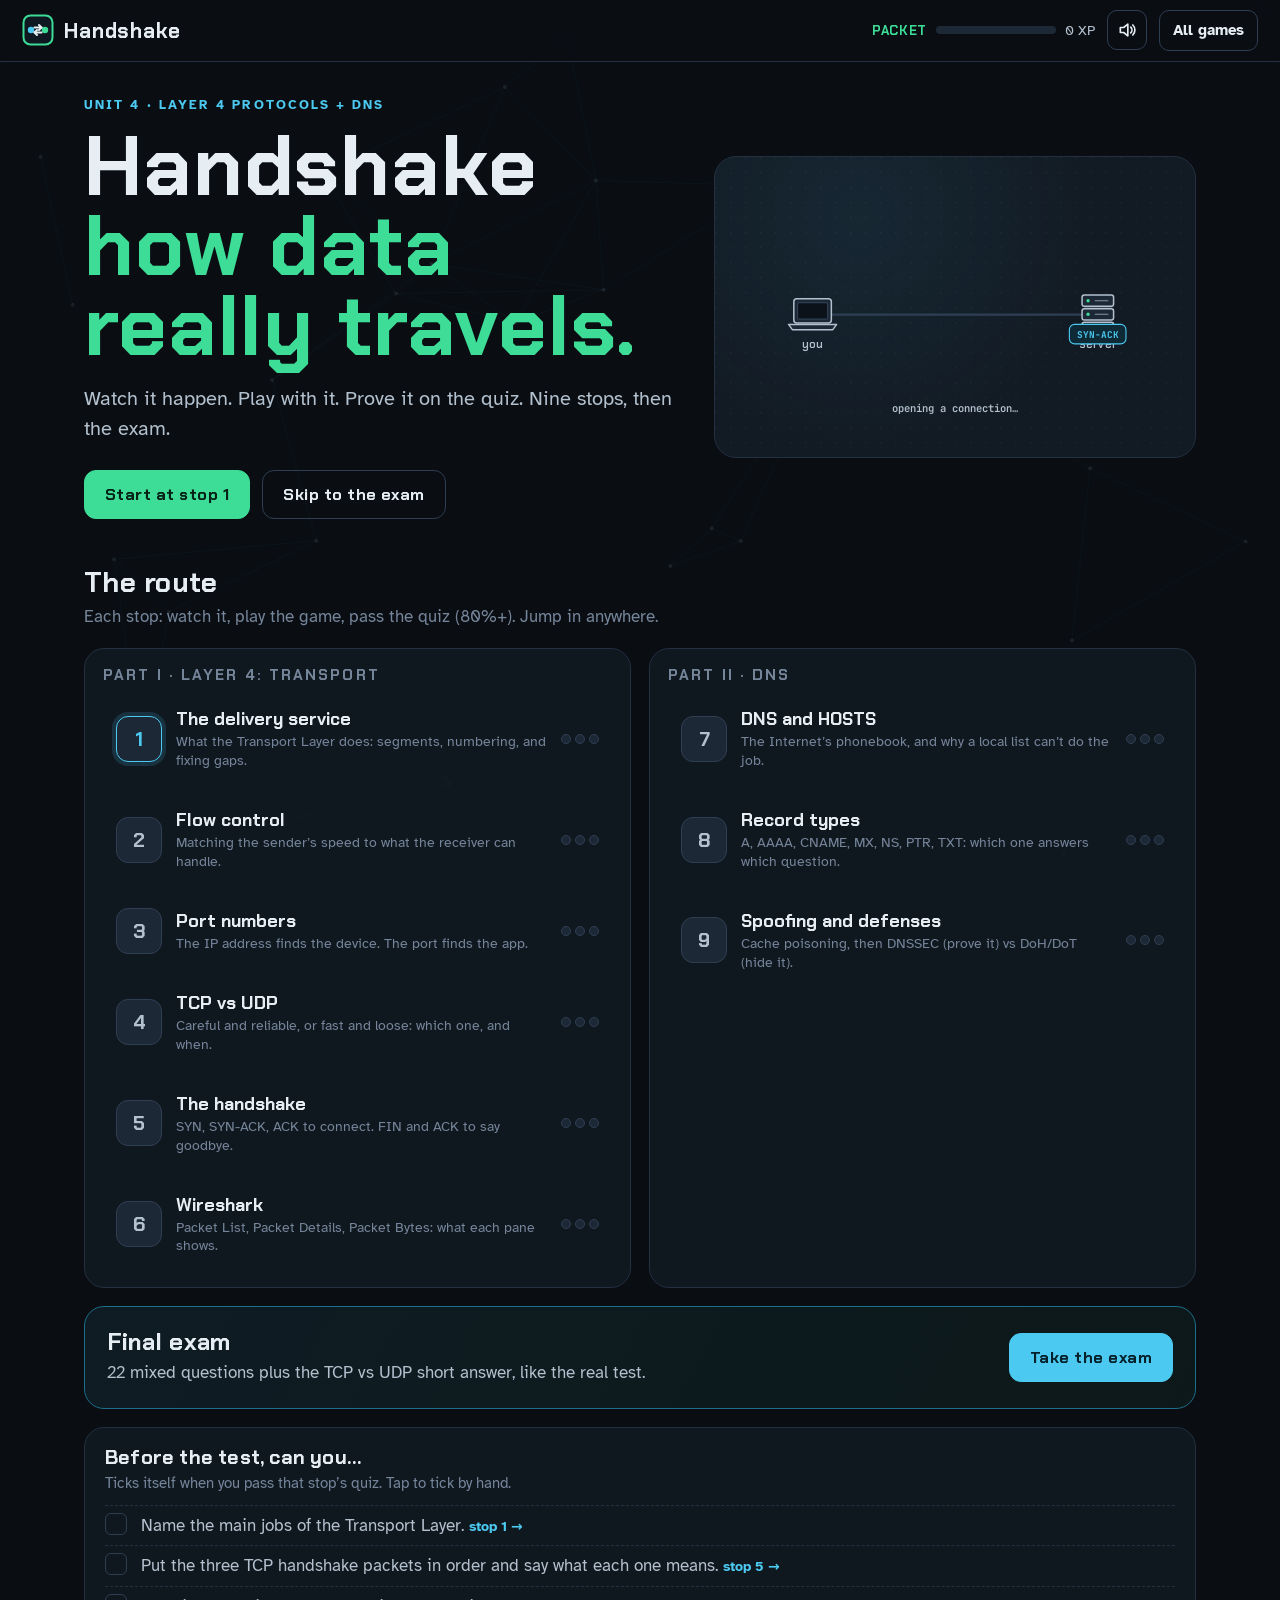
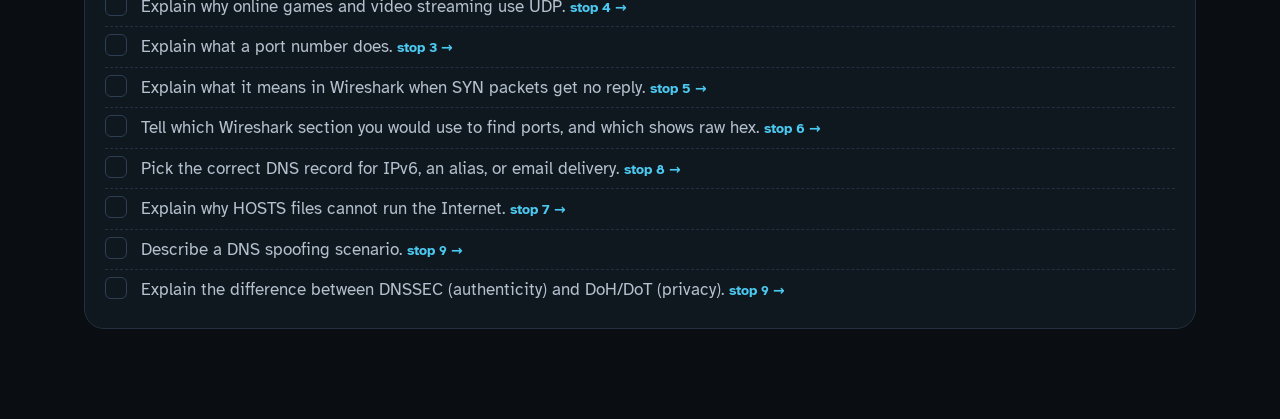
<file: network/index.html>
<!doctype html>
<html lang="en">
<head>
<meta charset="utf-8">
<meta name="viewport" content="width=device-width,initial-scale=1,viewport-fit=cover">
<title>Handshake: Layer 4 + DNS</title>
<meta name="description" content="Learn Layer 4 protocols and DNS by playing: walk-throughs, games and quizzes for the Unit 4 exam.">
<link rel="preconnect" href="https://fonts.googleapis.com">
<link rel="preconnect" href="https://fonts.gstatic.com" crossorigin>
<link href="https://fonts.googleapis.com/css2?family=Atkinson+Hyperlegible:wght@400;700&family=Chakra+Petch:wght@500;600;700&family=JetBrains+Mono:wght@500;700&display=swap" rel="stylesheet">
<link rel="stylesheet" href="style.css?v=1">
<link rel="stylesheet" href="games.css?v=1">
</head>
<body>
<canvas id="bgnet" aria-hidden="true"></canvas>
<header class="top">
  <a class="brand" href="#/" aria-label="Handshake home">
    <svg viewBox="0 0 32 32" aria-hidden="true"><rect x="1.5" y="1.5" width="29" height="29" rx="7" fill="#0f1720" stroke="#3ddc97" stroke-width="2"/><circle cx="9" cy="16" r="3.2" fill="#4cc9f0"/><circle cx="23" cy="16" r="3.2" fill="#3ddc97"/><path d="M12.5 13.5h7M19.5 18.5h-7" stroke="#e6edf3" stroke-width="2" stroke-linecap="round"/><path d="M17 11l2.5 2.5L17 16M15 16l-2.5 2.5L15 21" fill="none" stroke="#e6edf3" stroke-width="2" stroke-linecap="round" stroke-linejoin="round"/></svg>
    <span>Handshake</span>
  </a>
  <div class="hud">
    <div class="xp" title="Experience"><span class="rank" id="rank">Packet</span><span class="bar"><i id="xpFill"></i></span><span id="xpNum">0 XP</span></div>
    <button class="iconbtn" id="soundBtn" type="button" aria-label="Sound"></button>
    <a class="textbtn" href="../" title="All study games"><span class="lg">All games</span><span class="sm">Home</span></a>
  </div>
</header>
<main id="app"></main>
<canvas id="confetti" aria-hidden="true"></canvas>
<script src="js/core.js?v=1"></script>
<script src="js/stage.js?v=1"></script>
<script src="js/ponder.js?v=2"></script>
<script src="js/lessons.js?v=1"></script>
<script src="js/games/reassembly.js?v=1"></script>
<script src="js/games/flow.js?v=1"></script>
<script src="js/games/ports.js?v=1"></script>
<script src="js/games/courier.js?v=1"></script>
<script src="js/games/handshake.js?v=1"></script>
<script src="js/games/detective.js?v=1"></script>
<script src="js/games/hosts.js?v=1"></script>
<script src="js/games/diner.js?v=1"></script>
<script src="js/games/patrol.js?v=1"></script>
<script src="js/app.js?v=1"></script>
</body>
</html>
</file>
<file: network/style.css>
/* Handshake — a network operations room after hours: deep slate, packets in cyan,
   acknowledgements in mint, UDP in amber, attacks in coral, DNS in violet. */
:root {
  --bg: #0a0e13; --bg2: #0e141b; --panel: #121a23; --panel2: #17212c; --panel3: #1d2836;
  --line: #233041; --line2: #2f3f53;
  --ink: #e6edf3; --ink2: #b3c0cd; --muted: #75859a;
  --cyan: #4cc9f0; --cyan-d: #1b6f8a; --mint: #3ddc97; --mint-d: #17694a;
  --amber: #ffb703; --amber-d: #8a6100; --coral: #ff5d73; --coral-d: #8c2433; --violet: #a78bfa; --violet-d: #4b3a8f;
  --good: #3ddc97; --bad: #ff5d73;
  --display: 'Chakra Petch', 'Segoe UI', system-ui, sans-serif;
  --body: 'Atkinson Hyperlegible', 'Segoe UI', system-ui, sans-serif;
  --mono: 'JetBrains Mono', ui-monospace, Consolas, monospace;
  --ease: cubic-bezier(.2, .8, .2, 1);
  color-scheme: dark;
}
* { box-sizing: border-box; }
html, body { margin: 0; }
body { background: var(--bg); color: var(--ink); font-family: var(--body); font-size: 17px; line-height: 1.5; min-height: 100vh; -webkit-font-smoothing: antialiased; }
#bgnet { position: fixed; inset: 0; width: 100%; height: 100%; z-index: 0; pointer-events: none; opacity: .55; }
#app { position: relative; z-index: 1; }
#confetti { position: fixed; inset: 0; z-index: 90; pointer-events: none; }
button { font: inherit; color: inherit; }
:focus-visible { outline: 3px solid var(--cyan); outline-offset: 3px; border-radius: 8px; }
h1, h2, h3, h4 { margin: 0; font-family: var(--display); font-weight: 700; letter-spacing: .01em; line-height: 1.12; }
p { margin: 0; }
.mono, code { font-family: var(--mono); }
.muted { color: var(--muted); }
.c-cyan { color: var(--cyan); } .c-mint { color: var(--mint); } .c-amber { color: var(--amber); } .c-coral { color: var(--coral); } .c-violet { color: var(--violet); }

/* ── top bar ───────────────────────────────────────── */
.top { position: sticky; top: 0; z-index: 50; display: flex; align-items: center; gap: 14px; padding: 10px 22px; background: rgba(10, 14, 19, .9); backdrop-filter: blur(8px); border-bottom: 1px solid var(--line); }
.brand { display: flex; align-items: center; gap: 10px; color: var(--ink); text-decoration: none; font-family: var(--display); font-weight: 700; font-size: 21px; letter-spacing: .04em; }
.brand svg { width: 32px; height: 32px; }
.hud { margin-left: auto; display: flex; align-items: center; gap: 12px; }
.xp { display: flex; align-items: center; gap: 9px; font-size: 14px; color: var(--ink2); white-space: nowrap; }
.xp .rank { font-family: var(--display); font-weight: 700; color: var(--mint); letter-spacing: .05em; text-transform: uppercase; font-size: 13px; }
.xp .bar { width: 120px; height: 8px; border-radius: 99px; background: var(--panel3); overflow: hidden; }
.xp .bar i { display: block; height: 100%; width: 0; border-radius: 99px; background: linear-gradient(90deg, var(--cyan), var(--mint)); transition: width .7s var(--ease); }
.iconbtn { all: unset; cursor: pointer; width: 38px; height: 38px; display: grid; place-items: center; border-radius: 10px; border: 1px solid var(--line2); }
.iconbtn svg { width: 20px; height: 20px; fill: none; stroke: var(--ink); stroke-width: 2; stroke-linecap: round; stroke-linejoin: round; }
.iconbtn:hover, .textbtn:hover { border-color: var(--cyan); }
.textbtn { color: var(--ink); text-decoration: none; font-weight: 700; font-size: 15px; padding: 8px 13px; border-radius: 10px; border: 1px solid var(--line2); white-space: nowrap; }
.textbtn .sm { display: none; }

/* ── buttons ───────────────────────────────────────── */
.btn { cursor: pointer; font-family: var(--display); font-weight: 700; font-size: 16px; letter-spacing: .03em; padding: .7em 1.25em; border-radius: 12px; border: 1px solid var(--line2); background: var(--panel2); color: var(--ink); transition: transform .1s, background .15s, border-color .15s, box-shadow .15s; }
.btn:hover { border-color: var(--cyan); }
.btn:active { transform: translateY(2px); }
.btn.primary { background: var(--mint); color: #062216; border-color: var(--mint); box-shadow: 0 0 0 0 rgba(61, 220, 151, .4); }
.btn.primary:hover { box-shadow: 0 0 0 5px rgba(61, 220, 151, .18); }
.btn.cyan { background: var(--cyan); color: #04212c; border-color: var(--cyan); }
.btn.ghost { background: transparent; }
.btn.sm { font-size: 14px; padding: .5em .95em; }
.btn:disabled { opacity: .4; cursor: default; transform: none; }
.actions { display: flex; flex-wrap: wrap; gap: 12px; align-items: center; margin-top: 18px; }
.linkbtn { all: unset; cursor: pointer; color: var(--cyan); font-weight: 700; font-size: 15px; text-decoration: underline; text-underline-offset: 3px; }
.kbd { display: inline-grid; place-items: center; min-width: 26px; height: 26px; padding: 0 6px; border-radius: 6px; border: 1px solid var(--line2); background: var(--panel3); font-family: var(--mono); font-size: 13px; font-weight: 700; color: var(--ink2); }

/* ── home: the network map ─────────────────────────── */
.home { max-width: 1160px; margin: 0 auto; padding: 34px 24px 90px; }
.hero { display: grid; grid-template-columns: 1.1fr .9fr; gap: 40px; align-items: center; }
.hero h1 { font-size: clamp(46px, 7vw, 84px); line-height: .95; letter-spacing: .01em; }
.hero h1 span { display: block; color: var(--mint); }
.hero .lede { font-size: 20px; color: var(--ink2); margin-top: 18px; max-width: 30em; }
.hero .actions { margin-top: 26px; }
.hero-art { position: relative; border-radius: 22px; border: 1px solid var(--line); background: radial-gradient(circle at 30% 20%, rgba(76, 201, 240, .08), transparent 60%), var(--panel); overflow: hidden; aspect-ratio: 16 / 10; }
.hero-art svg { width: 100%; height: 100%; display: block; }
.mapwrap { margin-top: 48px; }
.mapwrap h2 { font-size: 28px; }
.mapwrap > p { color: var(--muted); margin-top: 6px; }
.parts { display: grid; grid-template-columns: 1fr 1fr; gap: 18px; margin-top: 18px; }
.part { border: 1px solid var(--line); border-radius: 20px; background: rgba(18, 26, 35, .85); padding: 18px 18px 8px; }
.part h3 { font-size: 15px; letter-spacing: .14em; text-transform: uppercase; color: var(--muted); margin-bottom: 10px; }
.lvl { all: unset; cursor: pointer; display: grid; grid-template-columns: 46px 1fr auto; gap: 14px; align-items: center; width: 100%; box-sizing: border-box; padding: 12px; border-radius: 14px; margin-bottom: 10px; border: 1px solid transparent; transition: background .2s, border-color .2s, transform .2s var(--ease); }
.lvl:hover { background: var(--panel2); border-color: var(--line2); transform: translateX(3px); }
.lvl .num { width: 46px; height: 46px; border-radius: 12px; display: grid; place-items: center; font-family: var(--display); font-weight: 700; font-size: 20px; background: var(--panel3); color: var(--ink2); border: 1px solid var(--line2); }
.lvl.done .num { background: var(--mint); color: #062216; border-color: var(--mint); }
.lvl.next .num { border-color: var(--cyan); color: var(--cyan); box-shadow: 0 0 0 4px rgba(76, 201, 240, .15); animation: blink 2s ease-in-out infinite; }
@keyframes blink { 50% { box-shadow: 0 0 0 7px rgba(76, 201, 240, .05); } }
.lvl b { display: block; font-family: var(--display); font-size: 18px; }
.lvl small { display: block; color: var(--muted); font-size: 14px; line-height: 1.35; }
.lvl .pips { display: flex; gap: 4px; }
.pip { width: 10px; height: 10px; border-radius: 50%; background: var(--panel3); border: 1px solid var(--line2); }
.pip.on { background: var(--mint); border-color: var(--mint); }
.exam-card { margin-top: 18px; display: grid; grid-template-columns: 1fr auto; gap: 18px; align-items: center; border: 1px solid var(--cyan-d); border-radius: 20px; padding: 22px; background: linear-gradient(120deg, rgba(76, 201, 240, .08), rgba(61, 220, 151, .05)); }
.exam-card h3 { font-size: 24px; }
.exam-card p { color: var(--ink2); margin-top: 4px; }
.checklist { margin-top: 18px; border: 1px solid var(--line); border-radius: 20px; padding: 18px 20px; background: rgba(18, 26, 35, .85); }
.checklist h3 { font-size: 20px; margin-bottom: 4px; }
.checklist > p { color: var(--muted); font-size: 15px; margin-bottom: 10px; }
.ck { display: grid; grid-template-columns: 26px 1fr; gap: 10px; align-items: start; padding: 7px 0; border-top: 1px dashed var(--line); color: var(--ink2); }
.ck .box { width: 22px; height: 22px; border-radius: 6px; border: 1.5px solid var(--line2); display: grid; place-items: center; font-size: 14px; }
.ck.on { color: var(--ink); }
.ck.on .box { background: var(--mint); border-color: var(--mint); color: #062216; }

/* ── level shell ───────────────────────────────────── */
.lvl-head { max-width: 1240px; margin: 0 auto; padding: 18px 24px 0; display: flex; flex-wrap: wrap; align-items: center; gap: 12px 20px; }
.back { all: unset; cursor: pointer; display: inline-flex; align-items: center; gap: 6px; font-weight: 700; font-size: 15px; padding: 8px 12px 8px 8px; border-radius: 10px; border: 1px solid var(--line2); }
.back svg { width: 18px; height: 18px; fill: none; stroke: currentColor; stroke-width: 2.4; stroke-linecap: round; stroke-linejoin: round; }
.lvl-title .eye { font-size: 13px; font-weight: 700; letter-spacing: .14em; text-transform: uppercase; color: var(--cyan); }
.lvl-title h2 { font-size: 28px; }
.tabs { margin-left: auto; display: flex; gap: 6px; padding: 4px; border-radius: 14px; border: 1px solid var(--line); background: var(--panel); }
.tab { all: unset; cursor: pointer; display: flex; align-items: center; gap: 8px; padding: 8px 14px; border-radius: 10px; font-family: var(--display); font-weight: 700; font-size: 15px; color: var(--muted); }
.tab .n { width: 20px; height: 20px; border-radius: 50%; display: grid; place-items: center; font-size: 12px; background: var(--panel3); color: var(--ink2); }
.tab.on { background: var(--panel3); color: var(--ink); }
.tab.done .n { background: var(--mint); color: #062216; }
.lvl-body { max-width: 1240px; margin: 0 auto; padding: 20px 24px 90px; }

/* ── ponder ────────────────────────────────────────── */
.pz { display: grid; grid-template-columns: minmax(0, .82fr) minmax(0, 1.18fr); gap: 28px; align-items: start; }
.pz-side { display: flex; flex-direction: column; gap: 16px; position: sticky; top: 80px; }
.pz-top { display: flex; align-items: center; justify-content: space-between; gap: 10px; flex-wrap: wrap; }
.pz-scene { font-size: 13px; font-weight: 700; letter-spacing: .14em; text-transform: uppercase; color: var(--cyan); }
.pz-say { font-family: var(--display); font-size: 34px; font-weight: 700; line-height: 1.18; min-height: 2.5em; margin: 0; }
.pz-say .w { display: inline-block; opacity: 0; transform: translateY(10px); animation: pzw .4s var(--ease) forwards; }
@keyframes pzw { to { opacity: 1; transform: none; } }
.pz-say .k { color: var(--mint); }
.pz-say .t { color: var(--cyan); }
.pz-say .u { color: var(--amber); }
.pz-say .x { color: var(--coral); }
.pz-say .d { color: var(--violet); }
.pz-bar { height: 4px; border-radius: 4px; background: var(--panel3); overflow: hidden; }
.pz-bar i { display: block; height: 100%; width: 0; background: var(--cyan); }
.pz-ctrl { display: flex; gap: 8px; align-items: center; flex-wrap: wrap; }
.pz-ctrl .iconbtn { width: 46px; height: 46px; border-radius: 12px; background: var(--panel); }
.pz-ctrl .iconbtn.main { background: var(--cyan); border-color: var(--cyan); }
.pz-ctrl .iconbtn.main svg { stroke: #04212c; fill: #04212c; }
.pz-ctrl .iconbtn.ready { animation: ready 1.4s ease-in-out infinite; }
@keyframes ready { 50% { box-shadow: 0 0 0 5px rgba(76, 201, 240, .25); } }
.pz-dots { display: flex; gap: 6px; flex-wrap: wrap; margin-left: 6px; }
.pz-dots button { all: unset; cursor: pointer; width: 11px; height: 11px; border-radius: 50%; background: var(--panel3); transition: all .2s; }
.pz-dots button.done { background: var(--cyan-d); }
.pz-dots button.cur { background: var(--cyan); transform: scale(1.4); }
.pz-quiz:empty { display: none; }
.pz-quiz { padding: 16px; border-radius: 16px; border: 1px solid var(--cyan-d); background: rgba(76, 201, 240, .06); }
.pz-qtag { font-size: 12px; font-weight: 700; letter-spacing: .14em; text-transform: uppercase; color: var(--cyan); margin-bottom: 10px; }
.pz-qfb { margin-top: 10px; font-size: 16px; }
.pz-qfb:empty { display: none; }
.pz-qfb.good { color: var(--good); font-weight: 700; }
.pz-qfb.bad { color: var(--bad); }
.stage-card { border-radius: 20px; border: 1px solid var(--line); background: radial-gradient(circle at 50% 0%, rgba(76, 201, 240, .07), transparent 70%), var(--panel); overflow: hidden; }
.stage-card svg { display: block; width: 100%; height: auto; }

/* options used by ponder checks and quizzes */
.opts { display: grid; gap: 9px; }
.opts.two { grid-template-columns: 1fr 1fr; }
.opt { all: unset; cursor: pointer; box-sizing: border-box; padding: 12px 15px; border-radius: 12px; border: 1px solid var(--line2); background: var(--panel2); font-size: 17px; line-height: 1.35; transition: border-color .15s, background .15s, transform .15s; }
.opt:hover { border-color: var(--cyan); transform: translateY(-1px); }
.opt.ok { border-color: var(--good); background: rgba(61, 220, 151, .12); }
.opt.bad { border-color: var(--bad); background: rgba(255, 93, 115, .1); opacity: .8; cursor: default; }
.opt.dim { opacity: .35; cursor: default; }
.opt .mono { font-size: .95em; }

/* ── games ─────────────────────────────────────────── */
.game { border-radius: 22px; border: 1px solid var(--line); background: var(--panel); overflow: hidden; }
.g-top { display: flex; align-items: center; gap: 14px; flex-wrap: wrap; padding: 14px 18px; border-bottom: 1px solid var(--line); background: var(--bg2); }
.g-top h3 { font-size: 22px; }
.g-stats { margin-left: auto; display: flex; gap: 10px; flex-wrap: wrap; }
.stat { display: flex; align-items: baseline; gap: 6px; padding: 5px 11px; border-radius: 10px; background: var(--panel2); border: 1px solid var(--line); font-family: var(--mono); font-size: 14px; color: var(--ink2); }
.stat b { color: var(--ink); font-size: 16px; }
.stat.hot b { color: var(--amber); }
.g-area { position: relative; min-height: 420px; }
.g-intro { padding: 28px; display: grid; grid-template-columns: 1fr 1fr; gap: 28px; align-items: center; }
.g-intro h2 { font-size: 34px; }
.g-intro .tagline { color: var(--ink2); font-size: 19px; margin-top: 8px; }
.g-intro ul { margin: 16px 0 0; padding: 0; list-style: none; display: grid; gap: 10px; }
.g-intro li { display: grid; grid-template-columns: 34px 1fr; gap: 10px; align-items: start; color: var(--ink2); }
.g-intro li span:first-child { width: 30px; height: 30px; border-radius: 9px; display: grid; place-items: center; background: var(--panel3); font-family: var(--mono); font-size: 14px; color: var(--cyan); }
.g-intro .preview { border-radius: 16px; border: 1px solid var(--line); background: var(--bg2); overflow: hidden; }
.g-intro .preview svg { display: block; width: 100%; height: auto; }
.g-end { padding: 40px 28px; text-align: center; }
.g-end h2 { font-size: 40px; }
.g-end p { color: var(--ink2); margin-top: 8px; font-size: 18px; }
.g-end .stars { justify-content: center; margin-top: 14px; }
.g-end .actions { justify-content: center; }
.stars { display: flex; gap: 8px; }
.stars svg { width: 44px; height: 44px; fill: var(--panel3); }
.stars svg.on { fill: var(--amber); animation: starIn .6s cubic-bezier(.3, 1.8, .5, 1) both; }
@keyframes starIn { from { transform: scale(0) rotate(-40deg); } }
.g-msg { position: absolute; left: 50%; top: 18px; transform: translateX(-50%); z-index: 5; padding: 8px 16px; border-radius: 99px; font-family: var(--display); font-weight: 700; font-size: 17px; background: var(--panel3); border: 1px solid var(--line2); pointer-events: none; white-space: nowrap; animation: gmsg 1.6s var(--ease) forwards; }
.g-msg.good { color: var(--mint); border-color: var(--mint-d); }
.g-msg.bad { color: var(--coral); border-color: var(--coral-d); }
@keyframes gmsg { 0% { opacity: 0; transform: translate(-50%, -8px); } 12%, 75% { opacity: 1; transform: translate(-50%, 0); } 100% { opacity: 0; } }
.lesson-pop { position: absolute; inset: auto 18px 18px 18px; z-index: 6; padding: 14px 18px; border-radius: 14px; background: rgba(14, 20, 27, .96); border: 1px solid var(--amber-d); color: var(--ink); font-size: 17px; box-shadow: 0 10px 30px rgba(0, 0, 0, .4); animation: lpop .35s var(--ease); }
.lesson-pop b { color: var(--amber); font-family: var(--display); }
@keyframes lpop { from { opacity: 0; transform: translateY(12px); } }

/* ── quiz + exam ───────────────────────────────────── */
.quiz { max-width: 760px; margin: 0 auto; }
.q-card { border-radius: 20px; border: 1px solid var(--line); background: var(--panel); padding: 24px; }
.q-meta { display: flex; justify-content: space-between; align-items: center; font-size: 14px; color: var(--muted); margin-bottom: 12px; }
.q-text { font-family: var(--display); font-size: 26px; font-weight: 700; line-height: 1.25; margin-bottom: 18px; }
.q-fb { margin-top: 14px; padding: 12px 15px; border-radius: 12px; font-size: 16px; display: none; }
.q-fb.show { display: block; }
.q-fb.good { background: rgba(61, 220, 151, .1); border-left: 4px solid var(--good); }
.q-fb.bad { background: rgba(255, 93, 115, .1); border-left: 4px solid var(--bad); }
.order-slots { display: grid; grid-template-columns: repeat(var(--n, 3), 1fr); gap: 8px; margin-bottom: 14px; }
.order-slots span { min-height: 52px; display: grid; place-items: center; border-radius: 12px; border: 1.5px dashed var(--line2); font-family: var(--mono); font-weight: 700; color: var(--ink2); text-align: center; padding: 6px; }
.order-slots span.fill { border-style: solid; border-color: var(--cyan-d); color: var(--ink); background: var(--panel2); }
.order-slots span.right { border-color: var(--good); background: rgba(61, 220, 151, .12); }
.order-slots span.wrong { border-color: var(--bad); background: rgba(255, 93, 115, .1); }
.progress { height: 6px; border-radius: 6px; background: var(--panel3); overflow: hidden; margin-bottom: 16px; }
.progress i { display: block; height: 100%; background: linear-gradient(90deg, var(--cyan), var(--mint)); transition: width .4s var(--ease); }
.result { text-align: center; padding: 30px 20px; }
.result h2 { font-size: 44px; }
.result p { color: var(--ink2); margin-top: 8px; font-size: 18px; }
.review { margin-top: 20px; text-align: left; display: grid; gap: 10px; }
.review .item { padding: 12px 15px; border-radius: 12px; border: 1px solid var(--line); background: var(--panel2); }
.review .item b { font-family: var(--display); }
.review .item.bad { border-left: 4px solid var(--bad); }
.review .item.good { border-left: 4px solid var(--good); }
/* the short-answer builder */
.sa { border-radius: 20px; border: 1px solid var(--line); background: var(--panel); padding: 24px; margin-top: 18px; }
.sa h3 { font-size: 24px; }
.sa > p { color: var(--ink2); margin-top: 6px; }
.sa-grid { display: grid; grid-template-columns: 140px 1fr 1fr; gap: 8px; margin-top: 16px; align-items: stretch; }
.sa-grid .hd { font-family: var(--display); font-weight: 700; color: var(--muted); font-size: 14px; letter-spacing: .1em; text-transform: uppercase; padding: 6px 4px; }
.sa-grid .rowh { font-family: var(--display); font-weight: 700; padding: 10px 6px; color: var(--ink2); }
.sa-cell { min-height: 50px; border-radius: 12px; border: 1.5px dashed var(--line2); padding: 8px 10px; font-size: 15px; color: var(--muted); display: flex; align-items: center; cursor: pointer; }
.sa-cell.fill { border-style: solid; color: var(--ink); background: var(--panel2); }
.sa-cell.tcp.fill { border-color: var(--cyan-d); }
.sa-cell.udp.fill { border-color: var(--amber-d); }
.sa-cell.right { border-color: var(--good); }
.sa-cell.wrong { border-color: var(--bad); }
.sa-cell.sel { border-color: var(--cyan); box-shadow: 0 0 0 3px rgba(76, 201, 240, .2); }
.chips { display: flex; flex-wrap: wrap; gap: 8px; margin-top: 14px; }
.chip { all: unset; cursor: pointer; padding: 8px 12px; border-radius: 10px; border: 1px solid var(--line2); background: var(--panel2); font-size: 15px; }
.chip:hover { border-color: var(--cyan); }
.chip.used { opacity: .3; pointer-events: none; }
.sa textarea { width: 100%; min-height: 120px; margin-top: 12px; padding: 12px 14px; border-radius: 12px; border: 1px solid var(--line2); background: var(--bg2); color: var(--ink); font: inherit; resize: vertical; }
.sa textarea:focus { outline: none; border-color: var(--cyan); }
.sa .tips { margin-top: 10px; display: grid; gap: 6px; font-size: 15px; color: var(--ink2); }
.sa .tips span.on { color: var(--good); }

/* ── bits ──────────────────────────────────────────── */
.xpfloat { position: fixed; z-index: 95; transform: translate(-50%, 0); font-family: var(--display); font-weight: 700; font-size: 18px; color: var(--mint); pointer-events: none; animation: xpUp 1s ease-out forwards; }
@keyframes xpUp { to { transform: translate(-50%, -50px); opacity: 0; } }
.toast { position: fixed; left: 50%; bottom: 26px; z-index: 95; transform: translateX(-50%); background: var(--panel3); border: 1px solid var(--mint-d); color: var(--ink); font-weight: 700; padding: 12px 20px; border-radius: 14px; animation: toast 2.6s forwards; }
@keyframes toast { 0% { transform: translate(-50%, 30px); opacity: 0; } 12%, 85% { transform: translate(-50%, 0); opacity: 1; } 100% { opacity: 0; } }
.shake { animation: shake .4s; }
@keyframes shake { 20% { transform: translateX(-6px); } 40% { transform: translateX(5px); } 60% { transform: translateX(-3px); } 80% { transform: translateX(2px); } }
.scr { animation: scrIn .4s var(--ease); }
@keyframes scrIn { from { opacity: 0; transform: translateY(10px); } }

/* ── phones ────────────────────────────────────────── */
@media (max-width: 900px) {
  .hero { grid-template-columns: 1fr; gap: 24px; }
  .parts { grid-template-columns: 1fr; }
  .pz { grid-template-columns: 1fr; gap: 16px; }
  .pz-side { position: static; order: 2; }
  .pz-say { font-size: 26px; }
  .g-intro { grid-template-columns: 1fr; }
  .tabs { margin-left: 0; width: 100%; justify-content: space-between; }
  .sa-grid { grid-template-columns: 90px 1fr 1fr; }
  .exam-card { grid-template-columns: 1fr; }
}
@media (max-width: 560px) {
  .top { padding: 8px 12px; gap: 8px; }
  .brand span { display: none; }
  .xp .bar { display: none; }
  .textbtn .lg { display: none; } .textbtn .sm { display: inline; }
  .home, .lvl-body { padding-left: 14px; padding-right: 14px; }
  .lvl-head { padding: 12px 14px 0; }
  .lvl-title h2 { font-size: 22px; }
  .tab { padding: 7px 9px; font-size: 14px; }
  .opts.two { grid-template-columns: 1fr; }
  .q-text { font-size: 21px; }
  .sa-grid { grid-template-columns: 1fr 1fr; }
  .sa-grid .rowh { grid-column: 1 / -1; padding-bottom: 0; }
  .sa-grid .hd.blank { display: none; }
}
@media (prefers-reduced-motion: reduce) {
  *, *::before, *::after { animation-duration: .01ms !important; animation-iteration-count: 1 !important; transition-duration: .01ms !important; }
}

/* ── the network stage (SVG) ───────────────────────── */
svg.stage { display: block; width: 100%; height: auto; }
.nd .ic > * { fill: var(--panel3); stroke: var(--ink2); stroke-width: 2; stroke-linejoin: round; }
.nd .ic .scr { fill: #0b1219; stroke: var(--line2); stroke-width: 1.5; }
.nd .ic .thin { fill: none; stroke-width: 1.6; opacity: .7; }
.nd .ic .led { fill: var(--mint); stroke: none; }
.nd .ic .eyes { stroke: var(--coral); stroke-width: 2.4; stroke-linecap: round; fill: none; }
.nd-label { font-family: var(--display); font-weight: 600; font-size: 15px; fill: var(--ink2); letter-spacing: .02em; }
.nd-glyph { font-family: var(--mono); font-weight: 700; font-size: 13px; fill: var(--ink); }
.nd.lit .ic > * { stroke: var(--cyan); }
.nd.lit { filter: url(#glow); }
.nd.lit .nd-label { fill: var(--cyan); }
.nd.dns .ic > * { stroke: var(--violet); }
.nd.dns .nd-label { fill: var(--violet); }
.nd.attacker .ic > *, .nd.eye .ic > * { stroke: var(--coral); }
.nd.attacker .nd-label, .nd.eye .nd-label { fill: var(--coral); }
.nd.off .ic > * { stroke: var(--line2); }
.nd.off .ic .led { fill: var(--line2); }
.nd.dimmed { opacity: .25; }
.nd.good .ic > * { stroke: var(--mint); }
.nd.bad .ic > * { stroke: var(--coral); }
.ln { stroke: var(--line2); stroke-width: 3; stroke-linecap: round; }
.ln.live { stroke: var(--cyan-d); stroke-dasharray: 2 9; animation: flowln 1s linear infinite; }
.ln.solid { stroke: var(--mint-d); stroke-width: 5; }
.ln.tunnel { stroke: var(--violet); stroke-width: 12; opacity: .35; }
.ln.dead { stroke: var(--coral-d); stroke-dasharray: 6 8; }
@keyframes flowln { to { stroke-dashoffset: -11; } }
.st-text { font-family: var(--display); font-weight: 600; font-size: 16px; fill: var(--ink2); }
.st-text.big { font-size: 22px; fill: var(--ink); }
.st-text.mono { font-family: var(--mono); font-size: 14px; }
.st-text.cyan { fill: var(--cyan); } .st-text.mint { fill: var(--mint); } .st-text.amber { fill: var(--amber); } .st-text.coral { fill: var(--coral); } .st-text.violet { fill: var(--violet); }
.zone rect { fill: rgba(23, 33, 44, .55); stroke: var(--line2); stroke-width: 1.5; stroke-dasharray: 5 6; }
.zone-label { font-family: var(--display); font-size: 13px; letter-spacing: .12em; text-transform: uppercase; fill: var(--muted); }
.zone.lit rect { stroke: var(--cyan); stroke-dasharray: none; fill: rgba(76, 201, 240, .07); }
.bubble rect, .bubble path { fill: var(--panel3); stroke: var(--line2); stroke-width: 1.5; }
.bubble path { stroke: none; }
.bubble text { font-family: var(--body); font-weight: 700; font-size: 14px; fill: var(--ink); }
.bubble.cyan rect { stroke: var(--cyan); } .bubble.mint rect { stroke: var(--mint); } .bubble.amber rect { stroke: var(--amber); } .bubble.coral rect { stroke: var(--coral); } .bubble.violet rect { stroke: var(--violet); }
.chip-p rect { stroke-width: 1.5; }
.chip-p text { font-family: var(--mono); font-weight: 700; font-size: 12.5px; }
.chip-p.cyan rect { fill: #0d2a36; stroke: var(--cyan); } .chip-p.cyan text { fill: var(--cyan); }
.chip-p.mint rect { fill: #0c2a1f; stroke: var(--mint); } .chip-p.mint text { fill: var(--mint); }
.chip-p.amber rect { fill: #2c2205; stroke: var(--amber); } .chip-p.amber text { fill: var(--amber); }
.chip-p.coral rect { fill: #2e1016; stroke: var(--coral); } .chip-p.coral text { fill: var(--coral); }
.chip-p.violet rect { fill: #1d1736; stroke: var(--violet); } .chip-p.violet text { fill: var(--violet); }
.chip-p.ghost rect { fill: none; stroke: var(--line2); stroke-dasharray: 4 4; } .chip-p.ghost text { fill: var(--muted); }
.chip-p.lost { opacity: .4; }
.lost-x { font-size: 22px; font-weight: 700; fill: var(--coral); }
.osi-row rect { fill: var(--panel2); stroke: var(--line2); stroke-width: 1.2; }
.osi-row text { font-family: var(--display); font-size: 14px; fill: var(--muted); }
.osi-row .osi-n { font-family: var(--mono); font-weight: 700; }
.osi-row.lit rect { fill: #0d2a36; stroke: var(--cyan); }
.osi-row.lit text { fill: var(--cyan); }
.meter-bg { fill: var(--bg2); stroke: var(--line2); stroke-width: 2; }
.meter-fill { fill: var(--cyan); opacity: .8; transition: fill .3s; }
.meter.over .meter-fill { fill: var(--coral); }
.meter-top { stroke: var(--coral); stroke-width: 2; stroke-dasharray: 5 4; }
svg.stage.quizdim { opacity: .28; transition: opacity .4s; }
.st-text.mono { white-space: pre; }
</file>
<file: network/games.css>
/* Handshake — screen bits added with the app shell, then one block per game. */

.eyebrow { font-size: 13px; font-weight: 700; letter-spacing: .16em; text-transform: uppercase; color: var(--cyan); margin-bottom: 12px; }
.ck { all: unset; box-sizing: border-box; cursor: pointer; width: 100%; display: grid; grid-template-columns: 26px 1fr; gap: 10px; align-items: start; padding: 7px 0; border-top: 1px dashed var(--line); color: var(--ink2); }
.ck-go { color: var(--cyan); font-size: 14px; font-weight: 700; text-decoration: none; white-space: nowrap; }
.ck-go:hover { text-decoration: underline; }
.lvl .pips i { display: block; }
.stars.sm svg { width: 26px; height: 26px; }
.g-line { max-width: 34em; margin: 10px auto 0 !important; font-size: 17px !important; }
.g-line b { color: var(--ink); }
.sa-msg { margin-top: 12px; font-weight: 700; }
.sa-msg.good { color: var(--good); } .sa-msg.bad { color: var(--bad); }
.sa .model { margin-top: 14px; padding: 14px 16px; border-radius: 12px; background: var(--panel2); border-left: 4px solid var(--cyan); color: var(--ink2); }
.sa .model b { color: var(--ink); }
.sa-cell { all: unset; box-sizing: border-box; min-height: 50px; border-radius: 12px; border: 1.5px dashed var(--line2); padding: 8px 10px; font-size: 15px; color: var(--muted); display: flex; align-items: center; cursor: pointer; }
.sa-cell.fill { border-style: solid; color: var(--ink); background: var(--panel2); }
.sa-cell.tcp.fill { border-color: var(--cyan-d); } .sa-cell.udp.fill { border-color: var(--amber-d); }
.sa-cell.fill.right { border-color: var(--good); background: rgba(61, 220, 151, .08); cursor: default; }
.sa-cell.fill.wrong { border-color: var(--bad); background: rgba(255, 93, 115, .08); }
.sa-cell.sel { border-color: var(--cyan); box-shadow: 0 0 0 3px rgba(76, 201, 240, .2); color: var(--cyan); }
.q-fb b { font-family: var(--display); }
.opt .kbd { margin-right: 8px; vertical-align: 1px; }
.order-slots span { cursor: pointer; }
.g-area .kbd { height: 22px; min-width: 22px; font-size: 12px; }

/* ── Packet Puzzle ── */
.pp { padding: 20px; display: grid; gap: 10px; }
.pp-head { font-size: 18px; }
.pp-head b { font-family: var(--display); }
.pp-lbl { font-size: 12px; font-weight: 700; letter-spacing: .14em; text-transform: uppercase; color: var(--muted); margin-top: 6px; }
.pp-slots { display: grid; grid-template-columns: repeat(var(--n, 4), minmax(0, 1fr)); gap: 8px; }
.pp-slot, .pp-seg { all: unset; box-sizing: border-box; cursor: pointer; display: grid; gap: 2px; justify-items: center; align-content: center; text-align: center; border-radius: 12px; padding: 8px 6px; min-height: 74px; }
.pp-slot { border: 1.5px dashed var(--line2); background: rgba(14, 20, 27, .6); transition: border-color .2s, background .2s; }
.pp-slot:hover { border-color: var(--cyan); }
.pp-slot.fill { border-style: solid; border-color: var(--mint-d); background: rgba(61, 220, 151, .08); cursor: default; }
.pp-slot.asking { border-color: var(--cyan); animation: blink 1s infinite; }
.pp-slots.done .pp-slot { border-color: var(--mint); background: rgba(61, 220, 151, .16); animation: ppdone .6s var(--ease) both; }
.pp-slots.done .pp-slot:nth-child(2) { animation-delay: .05s; } .pp-slots.done .pp-slot:nth-child(3) { animation-delay: .1s; } .pp-slots.done .pp-slot:nth-child(4) { animation-delay: .15s; } .pp-slots.done .pp-slot:nth-child(5) { animation-delay: .2s; } .pp-slots.done .pp-slot:nth-child(6) { animation-delay: .25s; } .pp-slots.done .pp-slot:nth-child(7) { animation-delay: .3s; } .pp-slots.done .pp-slot:nth-child(8) { animation-delay: .35s; }
@keyframes ppdone { 40% { transform: translateY(-8px); } }
.pp-seq { font-family: var(--mono); font-size: 12px; color: var(--muted); }
.pp-word { font-family: var(--display); font-weight: 700; font-size: 19px; min-height: 1.2em; }
.pp-tray { min-height: 110px; display: flex; flex-wrap: wrap; gap: 10px; align-content: flex-start; padding: 12px; border-radius: 16px; background: var(--bg2); border: 1px solid var(--line); }
.pp-seg { min-width: 104px; background: var(--panel2); border: 1.5px solid var(--cyan-d); transform: rotate(var(--r)); animation: segIn .45s cubic-bezier(.3, 1.5, .5, 1) both; transition: transform .15s, border-color .15s, box-shadow .15s; }
.pp-seg:hover { border-color: var(--cyan); }
.pp-seg.sel { transform: rotate(0) translateY(-5px) scale(1.06); border-color: var(--cyan); box-shadow: 0 0 0 4px rgba(76, 201, 240, .25); }
.pp-seg.bad { border-color: var(--coral-d); }
.pp-seg.bad .pp-word { color: var(--coral); letter-spacing: .06em; }
.pp-seg.gone { transform: translateY(30px) scale(.4); opacity: 0; transition: all .3s; }
@keyframes segIn { from { opacity: 0; transform: translateY(-40px) rotate(calc(var(--r) * 4)); } }
.pp-ck { font-family: var(--mono); font-size: 11px; color: var(--mint); }
.pp-seg.bad .pp-ck { color: var(--coral); }
.pp-foot { display: flex; align-items: center; gap: 14px; flex-wrap: wrap; }
.pp-status { font-weight: 700; color: var(--muted); min-width: 12em; }
.pp-status.hot { color: var(--amber); } .pp-status.good { color: var(--mint); font-family: var(--display); font-size: 18px; }
.pp-timer { flex: 1; min-width: 120px; height: 8px; border-radius: 8px; background: var(--panel3); overflow: hidden; }
.pp-timer i { display: block; height: 100%; width: 100%; background: var(--cyan); transition: width .1s linear; }
.pp-timer.low i { background: var(--coral); }
.pp-bin { all: unset; cursor: pointer; padding: 9px 14px; border-radius: 12px; border: 1px solid var(--coral-d); color: var(--coral); font-weight: 700; }
.pp-bin:hover { background: rgba(255, 93, 115, .1); }

/* ── Pour Control ── */
.pc { padding: 16px 18px 18px; }
.pc-board { position: relative; }
.pc-canvas { display: block; width: 100%; height: 340px; border-radius: 16px; background: var(--bg2); border: 1px solid var(--line); }
.pc-bubble { position: absolute; top: 12px; right: 200px; max-width: 250px; padding: 9px 13px; border-radius: 12px; background: var(--panel3); border: 1.5px solid var(--cyan-d); font-weight: 700; font-size: 15px; line-height: 1.35; text-align: right; }
.pc-bubble .mono { color: var(--cyan); }
.pc-bubble.warn { border-color: var(--amber); } .pc-bubble.warn b, .pc-bubble.warn { color: var(--amber); }
.pc-bubble.bad { border-color: var(--coral); color: var(--coral); animation: shake .4s; }
.pc-ctrl { display: flex; align-items: center; gap: 14px; margin-top: 14px; flex-wrap: wrap; font-weight: 700; }
.pc-ctrl input[type=range] { flex: 1; min-width: 180px; accent-color: var(--cyan); height: 30px; }
.pc-ctrl .mono { font-size: 22px; color: var(--cyan); min-width: 2.4em; text-align: right; }

/* ── Port Authority ── */
.pa { padding: 18px; display: grid; gap: 14px; }
.pa-note { color: var(--ink2); font-weight: 700; }
.pa-belt { position: relative; height: 96px; border-radius: 16px; overflow: hidden; background: repeating-linear-gradient(90deg, var(--bg2) 0 38px, #111a23 38px 40px); border: 1px solid var(--line); animation: belt 1s linear infinite; }
@keyframes belt { to { background-position: 40px 0; } }
.pa-end { position: absolute; right: 0; top: 0; bottom: 0; width: 70px; display: grid; place-items: center; background: linear-gradient(90deg, transparent, rgba(255, 93, 115, .18)); color: var(--coral); font-weight: 700; font-size: 13px; letter-spacing: .1em; text-transform: uppercase; }
.pa-pkt { position: absolute; left: 0; top: 50%; margin-top: -32px; height: 64px; min-width: 96px; padding: 6px 12px; border-radius: 12px; display: grid; align-content: center; justify-items: center; background: var(--panel2); border: 2px solid var(--line2); will-change: transform; }
.pa-pkt b { font-size: 21px; }
.pa-pkt small { font-size: 11px; color: var(--muted); white-space: nowrap; }
.pa-pkt.cyan b { color: var(--cyan); } .pa-pkt.mint b { color: var(--mint); } .pa-pkt.violet b { color: var(--violet); } .pa-pkt.amber b { color: var(--amber); }
.pa-pkt.front { border-color: var(--ink); box-shadow: 0 0 0 4px rgba(230, 237, 243, .15), 0 0 24px rgba(76, 201, 240, .3); }
.pa-pkt.fall { transition: all .5s ease-in; opacity: 0; margin-top: 30px; }
.pa-doors { display: grid; grid-template-columns: repeat(5, 1fr); gap: 10px; }
.pa-door { all: unset; box-sizing: border-box; cursor: pointer; position: relative; display: grid; justify-items: center; gap: 3px; padding: 14px 8px 12px; border-radius: 16px; border: 1.5px solid var(--line2); background: var(--panel2); text-align: center; transition: transform .1s, border-color .15s; }
.pa-door:hover { border-color: var(--ink2); transform: translateY(-2px); }
.pa-door .pa-glyph { font-family: var(--mono); font-weight: 700; font-size: 20px; height: 28px; }
.pa-door b { font-family: var(--display); font-size: 15px; line-height: 1.15; }
.pa-door .pa-port { font-size: 17px; font-weight: 700; }
.pa-door .kbd { position: absolute; top: 6px; left: 6px; }
.pa-door.cyan .pa-glyph, .pa-door.cyan .pa-port { color: var(--cyan); } .pa-door.mint .pa-glyph, .pa-door.mint .pa-port { color: var(--mint); } .pa-door.violet .pa-glyph, .pa-door.violet .pa-port { color: var(--violet); } .pa-door.amber .pa-glyph, .pa-door.amber .pa-port { color: var(--amber); }
.pa-doors.nolabels .pa-port { visibility: hidden; }
.pa-door.hit { animation: doorHit .45s; } .pa-door.miss { animation: doorMiss .45s; }
@keyframes doorHit { 30% { border-color: var(--mint); background: rgba(61, 220, 151, .2); transform: scale(1.05); } }
@keyframes doorMiss { 30% { border-color: var(--coral); background: rgba(255, 93, 115, .2); transform: translateX(-5px); } 60% { transform: translateX(5px); } }

/* ── Dispatch ── */
.dc { padding: 18px; display: grid; grid-template-columns: minmax(0, .9fr) minmax(0, 1.1fr); gap: 18px; align-items: start; }
.dc-card { display: grid; justify-items: center; gap: 8px; padding: 22px 16px 16px; border-radius: 18px; border: 1px solid var(--line2); background: var(--panel2); text-align: center; min-height: 170px; }
.dc-card.in { animation: cardIn .45s cubic-bezier(.3, 1.4, .5, 1); }
@keyframes cardIn { from { opacity: 0; transform: translateX(40px) rotate(4deg); } }
.dc-big { font-size: 52px; line-height: 1; }
.dc-card b { font-family: var(--display); font-size: 23px; line-height: 1.2; }
.dc-timer { width: 80%; height: 6px; border-radius: 6px; background: var(--panel3); overflow: hidden; }
.dc-timer i { display: block; height: 100%; width: 100%; background: linear-gradient(90deg, var(--mint), var(--amber)); }
.dc-btns { display: grid; grid-template-columns: 1fr 1fr; gap: 10px; margin-top: 12px; }
.dc-pick { all: unset; box-sizing: border-box; cursor: pointer; position: relative; display: grid; justify-items: center; gap: 2px; padding: 16px 8px 14px; border-radius: 16px; border: 2px solid; text-align: center; transition: transform .1s; }
.dc-pick:hover { transform: translateY(-2px); }
.dc-pick.tcp { border-color: var(--cyan-d); background: rgba(76, 201, 240, .07); } .dc-pick.tcp b { color: var(--cyan); }
.dc-pick.udp { border-color: var(--amber-d); background: rgba(255, 183, 3, .07); } .dc-pick.udp b { color: var(--amber); }
.dc-pick b { font-family: var(--display); font-size: 19px; }
.dc-pick small { color: var(--muted); font-size: 13px; }
.dc-pick .kbd { position: absolute; top: 8px; right: 8px; }
.dc-ico { font-size: 30px; }
.dc-pick.hit { animation: doorHit .45s; } .dc-pick.miss { animation: doorMiss .45s; }
.dc-sim { border-radius: 16px; border: 1px solid var(--line); background: var(--bg2); overflow: hidden; }
.dc-cap { margin-top: 10px; min-height: 3em; color: var(--ink2); font-size: 16px; }
.dc-cap.good b { color: var(--mint); } .dc-cap.bad b { color: var(--coral); }

/* ── Handshake Hero ── */
.hh { padding: 18px; display: grid; gap: 12px; }
.hh-banner { font-family: var(--display); font-weight: 700; font-size: 20px; color: var(--cyan); letter-spacing: .04em; }
.hh-banner.pop { animation: lpop .5s var(--ease); }
.hh-lane { position: relative; height: 150px; border-radius: 18px; overflow: hidden; border: 1px solid var(--line); background: linear-gradient(90deg, rgba(61, 220, 151, .07), transparent 30%), repeating-linear-gradient(90deg, var(--bg2) 0 79px, #111a23 79px 80px); }
.hh-ring { position: absolute; left: 84px; top: 50%; width: 92px; height: 92px; margin: -46px 0 0 -46px; border-radius: 50%; border: 3px solid var(--mint); box-shadow: 0 0 0 6px rgba(61, 220, 151, .12), inset 0 0 20px rgba(61, 220, 151, .2); }
.hh-you, .hh-them { position: absolute; bottom: 8px; font-size: 11px; font-weight: 700; letter-spacing: .14em; color: var(--muted); }
.hh-you { left: 66px; } .hh-them { right: 12px; }
.hh-note { position: absolute; left: 0; top: 50%; min-width: 78px; margin-left: -39px; padding: 7px 10px; border-radius: 14px; display: grid; justify-items: center; text-align: center; background: var(--panel2); border: 2px solid var(--cyan); will-change: transform; transition: opacity .15s; }
.hh-note.wide { min-width: 112px; margin-left: -56px; }
.hh-note small { font-size: 10px; font-weight: 700; letter-spacing: .14em; text-transform: uppercase; }
.hh-note.client small { color: var(--cyan); } .hh-note.server { border-color: var(--mint); } .hh-note.server small { color: var(--mint); }
.hh-note b { font-size: 16px; }
.hh-note em { font-style: normal; font-size: 12px; color: var(--amber); font-family: var(--mono); }
.hh-note.missed, .hh-note.wrong { border-color: var(--coral); opacity: .45 !important; }
.hh-judge { height: 30px; text-align: center; font-family: var(--display); font-weight: 700; font-size: 24px; letter-spacing: .1em; opacity: 0; }
.hh-judge.go { animation: judge .6s var(--ease) forwards; }
@keyframes judge { 0% { opacity: 0; transform: scale(.6); } 20% { opacity: 1; transform: scale(1.1); } 70% { opacity: 1; transform: none; } 100% { opacity: 0; } }
.hh-judge.perfect { color: var(--mint); } .hh-judge.good { color: var(--cyan); } .hh-judge.ok { color: var(--ink2); } .hh-judge.bad { color: var(--coral); } .hh-judge.meh { color: var(--muted); font-size: 16px; }
.hh-fb { min-height: 1.5em; text-align: center; color: var(--ink2); }
.hh-fb b { color: var(--ink); }
.hh-btns { display: grid; grid-template-columns: repeat(4, 1fr); gap: 10px; }
.hh-btn { all: unset; box-sizing: border-box; cursor: pointer; display: grid; justify-items: center; gap: 6px; padding: 16px 6px; border-radius: 16px; border: 2px solid; font-family: var(--mono); font-weight: 700; font-size: 18px; text-align: center; touch-action: manipulation; user-select: none; }
.hh-btn.cyan { border-color: var(--cyan-d); color: var(--cyan); background: rgba(76, 201, 240, .06); }
.hh-btn.mint { border-color: var(--mint-d); color: var(--mint); background: rgba(61, 220, 151, .06); }
.hh-btn.coral { border-color: var(--coral-d); color: var(--coral); background: rgba(255, 93, 115, .06); }
.hh-btn.hit { animation: hhPress .25s; }
@keyframes hhPress { 40% { transform: scale(.94); filter: brightness(1.5); } }
.hh-out { position: absolute; left: 84px; top: 50%; padding: 4px 10px; border-radius: 9px; font-family: var(--mono); font-weight: 700; font-size: 14px; background: var(--panel3); border: 2px solid; animation: hhOut .7s ease-out forwards; }
.hh-out.cyan { color: var(--cyan); } .hh-out.mint { color: var(--mint); } .hh-out.coral { color: var(--coral); }
@keyframes hhOut { from { transform: translate(-50%, -50%) scale(1.2); opacity: 1; } to { transform: translate(140px, -150%) scale(.8); opacity: 0; } }

/* ── Packet Detective (mock Wireshark) ── */
.wd { padding: 16px; display: grid; gap: 12px; }
.wd-top { display: grid; grid-template-columns: 1fr auto; gap: 12px; align-items: start; padding: 14px 16px; border-radius: 14px; background: var(--panel2); border: 1px solid var(--line2); }
.wd-case { font-size: 12px; font-weight: 700; letter-spacing: .14em; text-transform: uppercase; color: var(--cyan); }
.wd-top p { font-size: 18px; margin-top: 4px; }
.wd-top .opts { margin-top: 12px; }
.ws { border-radius: 12px; overflow: hidden; border: 1px solid #2b3540; background: #f6f7f9; color: #1d2329; font-family: var(--mono); font-size: 12.5px; }
.ws-bar { display: flex; align-items: center; gap: 6px; padding: 7px 10px; background: #dfe3e8; color: #3a4450; font-family: var(--body); font-size: 13px; }
.ws-bar i { width: 11px; height: 11px; border-radius: 50%; background: #ff5f57; } .ws-bar i:nth-child(2) { background: #febc2e; } .ws-bar i:nth-child(3) { background: #28c840; margin-right: 8px; }
.ws-pane { position: relative; border-top: 3px solid #c9cfd6; overflow: auto; }
.ws-name { position: absolute; right: 8px; top: 4px; z-index: 2; font-family: var(--display); font-size: 11px; font-weight: 700; letter-spacing: .1em; text-transform: uppercase; color: #fff; background: #5a6875; padding: 2px 7px; border-radius: 6px; pointer-events: none; }
.ws.noname .ws-name { display: none; }
.ws-list { max-height: 196px; }
.ws-list table { width: 100%; border-collapse: collapse; white-space: nowrap; }
.ws-list th { position: sticky; top: 0; background: #eceff2; text-align: left; font-weight: 700; padding: 4px 8px; border-bottom: 1px solid #cfd5db; font-family: var(--body); font-size: 12.5px; }
.ws-list td { padding: 3px 8px; cursor: pointer; }
.ws-list tr.p-tcp td { background: #e7e6ff; } .ws-list tr.p-udp td, .ws-list tr.p-dns td { background: #daeeff; } .ws-list tr.p-http td { background: #e4ffc7; }
.ws-list tr.retx td { background: #2b2b2b; color: #ff6b6b; }
.ws-list tr:hover td { filter: brightness(.95); }
.ws-list tr.sel td { background: #3874d8 !important; color: #fff !important; }
.ws-list tr.ok td { background: #1f9d63 !important; color: #fff !important; }
.ws-det { min-height: 120px; max-height: 210px; padding: 4px 0; background: #fff; }
.ws-node, .ws-leaf { padding: 2px 10px; cursor: pointer; white-space: nowrap; }
.ws-node .tw { display: inline-block; width: 16px; color: #6b7682; }
.ws-leaf { padding-left: 34px; }
.ws-node:hover, .ws-leaf:hover { background: #eef3fb; }
.ws-node.sel, .ws-leaf.sel { background: #3874d8; color: #fff; }
.ws-node.sel .tw { color: #fff; }
.ws-bytes { min-height: 90px; max-height: 170px; padding: 6px 10px; background: #fff; }
.ws-hex { display: flex; gap: 18px; white-space: nowrap; line-height: 1.7; }
.ws-hex .off { color: #8a95a1; }
.ws-hex .hx span, .ws-hex .as span { cursor: pointer; padding: 0 1px; border-radius: 2px; }
.ws-hex .hx span { margin-right: 5px; } .ws-hex .hx .gap { margin-right: 8px; cursor: default; }
.ws-hex span.hl { background: #c9dcf7; }
.ws-hex span.sel { background: #3874d8; color: #fff; }
.ws-hex span:hover { outline: 1px solid #3874d8; }
.ws-empty { padding: 14px 12px; color: #7d8792; font-family: var(--body); }
.ws .hint { outline: 3px solid var(--amber) !important; outline-offset: -2px; animation: blink 1s infinite; }
.ws-list tr.hint td { box-shadow: inset 0 0 0 2px var(--amber); }

/* ── HOSTS Panic ── */
.hp { position: relative; padding: 16px; display: grid; gap: 12px; }
.hp-feed { padding: 10px 14px; border-radius: 12px; background: var(--bg2); border: 1px solid var(--line); min-height: 48px; }
.hp-news { font-size: 15px; animation: lpop .4s var(--ease); }
.hp-news:first-of-type { color: var(--amber); }
.hp-news b { color: var(--ink); }
.hp-top:empty { display: none; }
.hp-top { display: flex; justify-content: center; }
.hp-grid { display: grid; grid-template-columns: repeat(auto-fill, minmax(150px, 1fr)); gap: 8px; }
.hp-dev { all: unset; box-sizing: border-box; cursor: pointer; position: relative; display: grid; gap: 4px; align-content: start; padding: 9px 10px; border-radius: 12px; border: 1.5px solid var(--line2); background: var(--panel2); min-height: 108px; transition: border-color .2s; }
.hp-dev:hover { border-color: var(--cyan); }
.hp-dev.new { animation: segIn .45s cubic-bezier(.3, 1.5, .5, 1) both; --r: 0deg; }
.hp-dev.stale { border-color: var(--coral-d); }
.hp-dev.okf { animation: okf .6s; } .hp-dev.badf { animation: badf .6s; }
@keyframes okf { 30% { box-shadow: 0 0 0 4px rgba(61, 220, 151, .5); } }
@keyframes badf { 30% { box-shadow: 0 0 0 4px rgba(255, 93, 115, .6); background: rgba(255, 93, 115, .15); } }
.hp-name { font-weight: 700; font-size: 13px; white-space: nowrap; overflow: hidden; text-overflow: ellipsis; }
.hp-tbl { display: grid; gap: 1px; font-size: 11.5px; }
.hp-tbl span { display: flex; justify-content: space-between; gap: 6px; color: var(--ink2); }
.hp-tbl i { font-style: normal; }
.hp-tbl span.old { color: var(--coral); }
.hp-tbl span.old b { text-decoration: line-through; }
.hp-busy { color: var(--cyan); font-size: 13px; font-weight: 700; animation: blink 1s infinite; }
.hp-asks { color: var(--violet); font-size: 13px; font-weight: 700; }
.hp-req { position: absolute; top: -9px; right: 8px; padding: 1px 8px; border-radius: 99px; background: var(--cyan); color: #04212c; font-size: 11.5px; font-weight: 700; animation: lpop .3s; }
.hp-dns { min-width: 260px; border-color: var(--violet); background: rgba(167, 139, 250, .08); }
.hp-dns small { color: var(--muted); font-size: 12px; }
.hp-dns.stale { border-color: var(--coral); animation: blink 1s infinite; }
.hp.dnsmode .hp-dev:not(.hp-dns) { min-height: 64px; cursor: default; }
.hp-over { position: absolute; inset: 0; z-index: 7; display: grid; place-content: center; justify-items: center; gap: 10px; text-align: center; padding: 30px; background: rgba(10, 14, 19, .92); border-radius: 22px; }
.hp-over h3 { font-size: 40px; color: var(--coral); }
.hp-over p { max-width: 30em; color: var(--ink2); font-size: 18px; }
.hp-over p b { color: var(--ink); }

/* ── DNS Diner ── */
.dd { padding: 18px; display: grid; gap: 12px; }
.dd-sign { justify-self: center; font-family: var(--display); font-weight: 700; font-size: 26px; letter-spacing: .16em; color: var(--ink); text-shadow: 0 0 18px rgba(167, 139, 250, .5); }
.dd-sign span { color: var(--violet); }
.dd-sign small { display: block; text-align: center; font-size: 11px; letter-spacing: .3em; color: var(--muted); text-shadow: none; }
.dd-seats { display: grid; grid-template-columns: repeat(3, 1fr); gap: 12px; }
.dd-seat { all: unset; box-sizing: border-box; cursor: pointer; position: relative; display: grid; justify-items: center; align-content: start; gap: 8px; min-height: 178px; padding: 14px 12px 12px; border-radius: 18px; border: 1.5px dashed var(--line2); text-align: center; }
.dd-seat.busy { border-style: solid; background: var(--panel2); }
.dd-seat.in { animation: cardIn .4s cubic-bezier(.3, 1.4, .5, 1); }
.dd-seat.sel { border-color: var(--violet); box-shadow: 0 0 0 4px rgba(167, 139, 250, .2); }
.dd-seat.leave { animation: ddLeave .65s ease-in forwards; }
.dd-seat.happy { border-color: var(--mint); } .dd-seat.angry { border-color: var(--coral); }
@keyframes ddLeave { 50% { transform: translateY(-6px); } to { opacity: 0; transform: translateY(16px); } }
.dd-empty { align-self: center; margin-top: 60px; color: var(--muted); font-size: 14px; }
.dd-face { font-size: 38px; line-height: 1; }
.dd-ticket { padding: 8px 10px; border-radius: 12px; background: #f3efe4; color: #1b1d22; font-size: 15px; font-weight: 700; line-height: 1.3; box-shadow: 0 3px 0 #c9c1ad; }
.dd-pat { width: 90%; height: 7px; border-radius: 7px; background: var(--panel3); overflow: hidden; margin-top: auto; }
.dd-pat i { display: block; height: 100%; width: 100%; background: var(--mint); }
.dd-pat.low i { background: var(--coral); }
.dd-counter { height: 10px; border-radius: 6px; background: linear-gradient(90deg, var(--violet-d), var(--violet), var(--violet-d)); opacity: .6; }
.dd-menu { display: grid; grid-template-columns: repeat(7, 1fr); gap: 8px; }
.dd-dish { all: unset; box-sizing: border-box; cursor: pointer; position: relative; display: grid; justify-items: center; gap: 3px; padding: 22px 4px 10px; border-radius: 14px; border: 1.5px solid var(--violet-d); background: rgba(167, 139, 250, .07); text-align: center; transition: transform .1s; }
.dd-dish:hover { transform: translateY(-2px); border-color: var(--violet); }
.dd-dish b { font-size: 18px; color: var(--violet); }
.dd-dish small { font-size: 11.5px; color: var(--ink2); line-height: 1.2; min-height: 2.4em; }
.dd-dish .kbd { position: absolute; top: 5px; left: 50%; transform: translateX(-50%); height: 18px; min-width: 18px; font-size: 11px; }
.dd-menu.nocap small { visibility: hidden; }
.dd-dish.hit { animation: doorHit .45s; } .dd-dish.miss { animation: doorMiss .45s; }

/* ── Poison Patrol ── */
.pt { padding: 16px; display: grid; gap: 12px; }
.pt-board { position: relative; height: 400px; border-radius: 18px; overflow: hidden; border: 1px solid var(--line); background: radial-gradient(circle at 50% 0%, rgba(255, 93, 115, .08), transparent 50%), var(--bg2); }
.pt-board[data-tool=seal] { cursor: crosshair; }
.pt-res, .pt-att, .pt-user { position: absolute; display: grid; justify-items: center; font-weight: 700; z-index: 2; }
.pt-res { left: 10px; top: 50%; transform: translateY(-50%); padding: 10px; border-radius: 14px; border: 1.5px solid var(--violet); background: var(--panel2); }
.pt-att { left: 64%; top: 4px; transform: translateX(-50%); color: var(--coral); }
.pt-res span, .pt-att span, .pt-user span { font-size: 28px; line-height: 1.1; }
.pt-res small, .pt-att small, .pt-user small { font-size: 11px; color: var(--muted); }
.pt-user { right: 10px; transform: translateY(-50%); padding: 6px 10px; border-radius: 12px; border: 1.5px solid var(--line2); background: var(--panel2); }
.pt-user.safe { border-color: var(--violet); }
.pt-user.hurt { animation: badf .7s; border-color: var(--coral); }
.pt-lane { position: absolute; left: 90px; right: 80px; height: 30px; margin-top: -15px; cursor: pointer; }
.pt-lane::before { content: ''; position: absolute; left: 0; right: 0; top: 50%; height: 3px; margin-top: -1.5px; background: var(--line2); border-radius: 3px; transition: all .3s; }
.pt-lane.tunnel::before { height: 22px; margin-top: -11px; background: rgba(167, 139, 250, .3); border: 1.5px solid var(--violet); border-radius: 11px; }
.pt-ans { all: unset; box-sizing: border-box; cursor: pointer; position: absolute; z-index: 3; transform: translate(-50%, -50%); padding: 4px 10px; border-radius: 9px; font-family: var(--mono); font-weight: 700; font-size: 12px; white-space: nowrap; border: 2px solid; }
.pt-ans.real { background: #1d1736; border-color: var(--violet); color: var(--violet); }
.pt-ans.real em { font-style: normal; color: var(--mint); }
.pt-ans.fake { background: #2e1016; border-color: var(--coral); color: var(--coral); box-shadow: 0 0 14px rgba(255, 93, 115, .35); }
.pt-ans.drop { animation: ptDrop .6s ease-out; }
@keyframes ptDrop { from { margin-top: -140px; opacity: 0; } }
.pt-ans.shatter { animation: ptShatter .45s forwards; } .pt-ans.hit, .pt-ans.arrive { transition: opacity .3s; opacity: 0; }
@keyframes ptShatter { to { transform: translate(-50%, -50%) scale(1.6) rotate(8deg); opacity: 0; filter: blur(3px); } }
.pt-snoop { all: unset; box-sizing: border-box; cursor: pointer; position: absolute; z-index: 3; transform: translate(-50%, -50%); display: grid; justify-items: center; gap: 2px; padding: 3px 8px 5px; border-radius: 12px; background: #2e1016; border: 2px solid var(--coral); }
.pt-snoop span { font-size: 22px; line-height: 1; }
.pt-snoop.in { animation: lpop .4s var(--ease); }
.pt-snoop.flee { transition: all .45s ease-in; opacity: 0; margin-top: -40px; }
.pt-read { display: block; width: 46px; height: 5px; border-radius: 5px; background: var(--panel3); overflow: hidden; }
.pt-read b { display: block; height: 100%; width: 0; background: var(--coral); }
.pt-tools { display: grid; grid-template-columns: 1fr 1fr; gap: 10px; }
.pt-tool { all: unset; box-sizing: border-box; cursor: pointer; position: relative; display: grid; justify-items: center; gap: 2px; padding: 14px 8px; border-radius: 16px; border: 2px solid var(--line2); background: var(--panel2); text-align: center; }
.pt-tool b { font-family: var(--display); font-size: 19px; }
.pt-tool small { color: var(--muted); font-size: 13px; }
.pt-tool .kbd { position: absolute; top: 8px; left: 8px; }
.pt-tool.seal.on { border-color: var(--mint); background: rgba(61, 220, 151, .1); } .pt-tool.seal.on b { color: var(--mint); }
.pt-tool.tunnel.on { border-color: var(--violet); background: rgba(167, 139, 250, .1); } .pt-tool.tunnel.on b { color: var(--violet); }

/* ── phones ── */
@media (max-width: 900px) {
  .dc { grid-template-columns: 1fr; }
  .dd-menu { grid-template-columns: repeat(4, 1fr); }
  .pa-doors { grid-template-columns: repeat(3, 1fr); }
}
@media (max-width: 560px) {
  .pp { padding: 12px; } .pp-slots { grid-template-columns: repeat(4, minmax(0, 1fr)); }
  .pp-word { font-size: 16px; } .pp-seg { min-width: 88px; }
  .pc-canvas { height: 300px; } .pc-bubble { font-size: 13px; max-width: 160px; right: auto; left: 10px; top: 8px; text-align: left; }
  .pa-door b { font-size: 13px; }
  .hh-btns { grid-template-columns: repeat(2, 1fr); }
  .hh-btn { padding: 18px 6px; }
  .ws-list .ws-opt { display: none; }
  .wd-top { grid-template-columns: 1fr; }
  .hp-grid { grid-template-columns: repeat(2, 1fr); }
  .dd-seats { grid-template-columns: 1fr; } .dd-seat { min-height: 0; grid-template-columns: auto 1fr; text-align: left; align-items: center; }
  .dd-seat .dd-pat { grid-column: 1 / -1; } .dd-empty { margin: 8px 0; grid-column: 1 / -1; }
  .pt-board { height: 360px; } .pt-lane { left: 70px; right: 66px; } .pt-ans { font-size: 10.5px; padding: 3px 7px; }
  .g-area { min-height: 0; }
}

/* teaching notes live in a strip under the game, never on top of it */
.g-tip { max-height: 0; overflow: hidden; padding: 0 18px; border-top: 1px solid transparent; background: rgba(255, 183, 3, .06); color: var(--ink); font-size: 17px; transition: max-height .35s var(--ease), padding .35s var(--ease), border-color .35s; }
.g-tip.show { max-height: 140px; padding: 12px 18px; border-top-color: var(--amber-d); animation: tipIn .5s var(--ease); }
.g-tip b { color: var(--amber); font-family: var(--display); }
@keyframes tipIn { 0% { background: rgba(255, 183, 3, .22); } }
.g-msg { pointer-events: none; }
</file>
